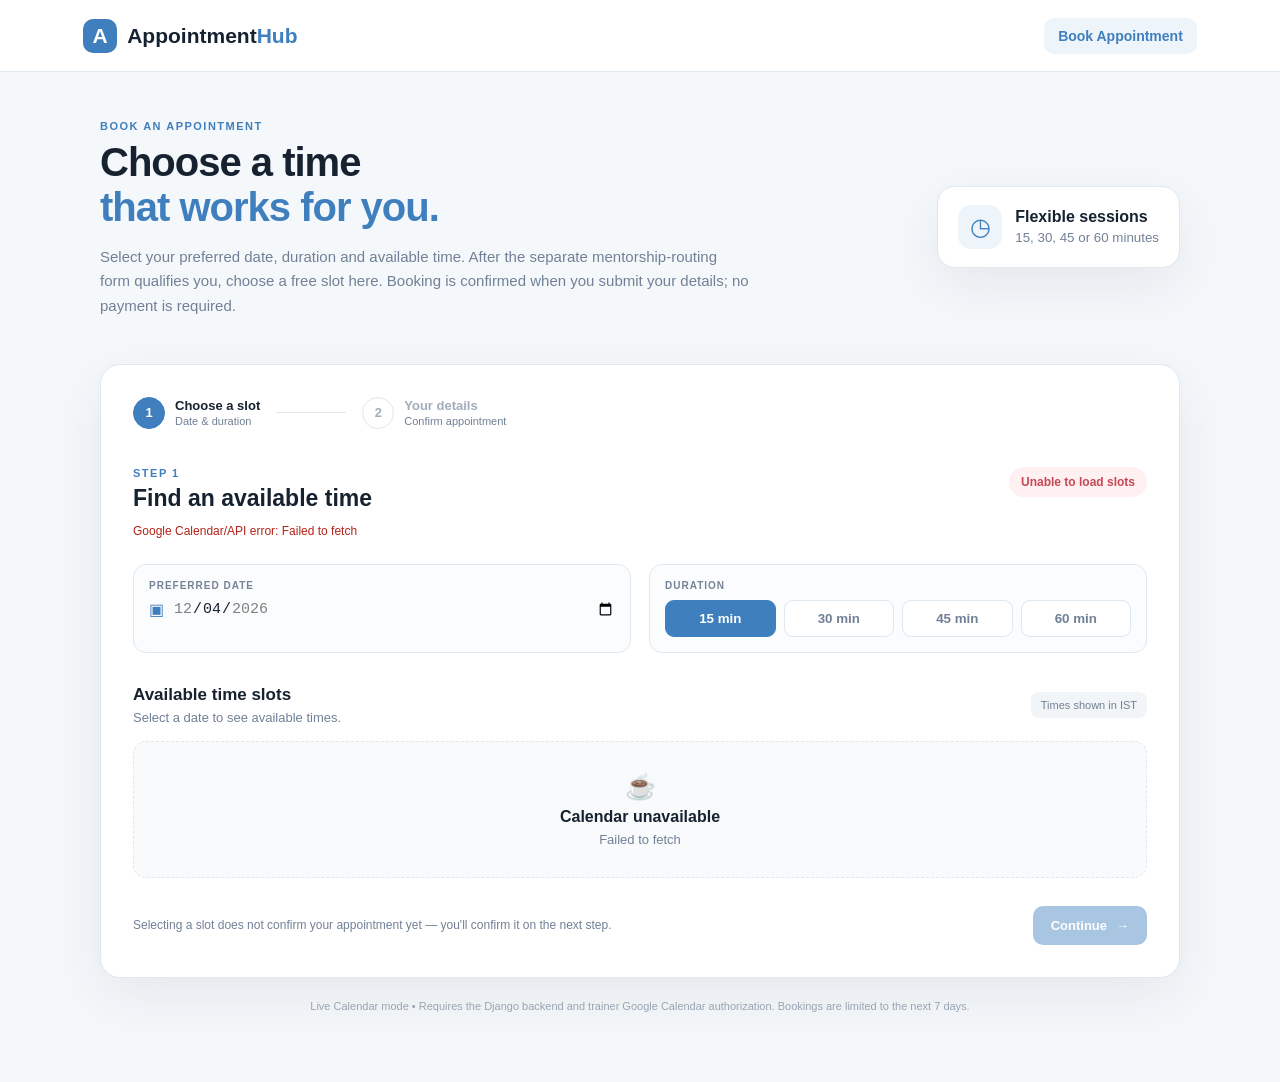
<file: index.html>
<!doctype html><html lang="en"><head><meta charset="UTF-8"><meta name="viewport" content="width=device-width,initial-scale=1"><title>AppointmentHub | Book an Appointment</title><link rel="stylesheet" href="style.css"></head><body>
<header class="navbar"><a class="brand" href="index.html"><span class="brand-mark">A</span><span>Appointment<span class="brand-accent">Hub</span></span></a><nav><a class="nav-link active" href="index.html">Book Appointment</a></nav></header>
<main class="page"><section class="hero"><div><div class="eyebrow">BOOK AN APPOINTMENT</div><h1>Choose a time<br><span>that works for you.</span></h1><p class="hero-copy">Select your preferred date, duration and available time. After the separate mentorship-routing form qualifies you, choose a free slot here. Booking is confirmed when you submit your details; no payment is required.</p></div><div class="hero-card"><div class="hero-icon">◷</div><div><strong>Flexible sessions</strong><small>15, 30, 45 or 60 minutes</small></div></div></section>
<section class="booking-card"><div class="progress"><div class="progress-step active"><span>1</span><div><b>Choose a slot</b><small>Date & duration</small></div></div><div class="progress-line"></div><div class="progress-step"><span>2</span><div><b>Your details</b><small>Confirm appointment</small></div></div></div>
<div class="section-head"><div><div class="section-kicker">STEP 1</div><h2>Find an available time</h2></div><div id="liveStatus" class="live-status"></div></div><p id="calendarApiStatus" class="muted" role="status">Checking live Google Calendar connection…</p>
<div class="selection-grid"><div class="field-card"><label for="date">PREFERRED DATE</label><div class="input-wrap"><span>▣</span><input id="date" type="date"></div></div><div class="field-card"><label>DURATION</label><div class="duration-group" id="durationGroup"></div></div></div>
<div class="slots-head"><div><h3 id="slotTitle">Available time slots</h3><p id="slotSubtitle">Select a date to see available times.</p></div><span class="timezone">Times shown in IST</span></div><div id="slots" class="slot-grid"></div><div id="noSlots" class="empty-state hidden"><div>☕</div><b>No slots available</b><p></p></div>
<div class="card-footer"><p class="privacy-note">Selecting a slot does not confirm your appointment yet — you'll confirm it on the next step.</p><button id="continueBtn" class="primary-btn" disabled>Continue <span>→</span></button></div></section><p class="prototype-note">Live Calendar mode • Requires the Django backend and trainer Google Calendar authorization. Bookings are limited to the next 7 days.</p></main>
<script src="shared.js"></script><script src="booking.js"></script></body></html>
</file>
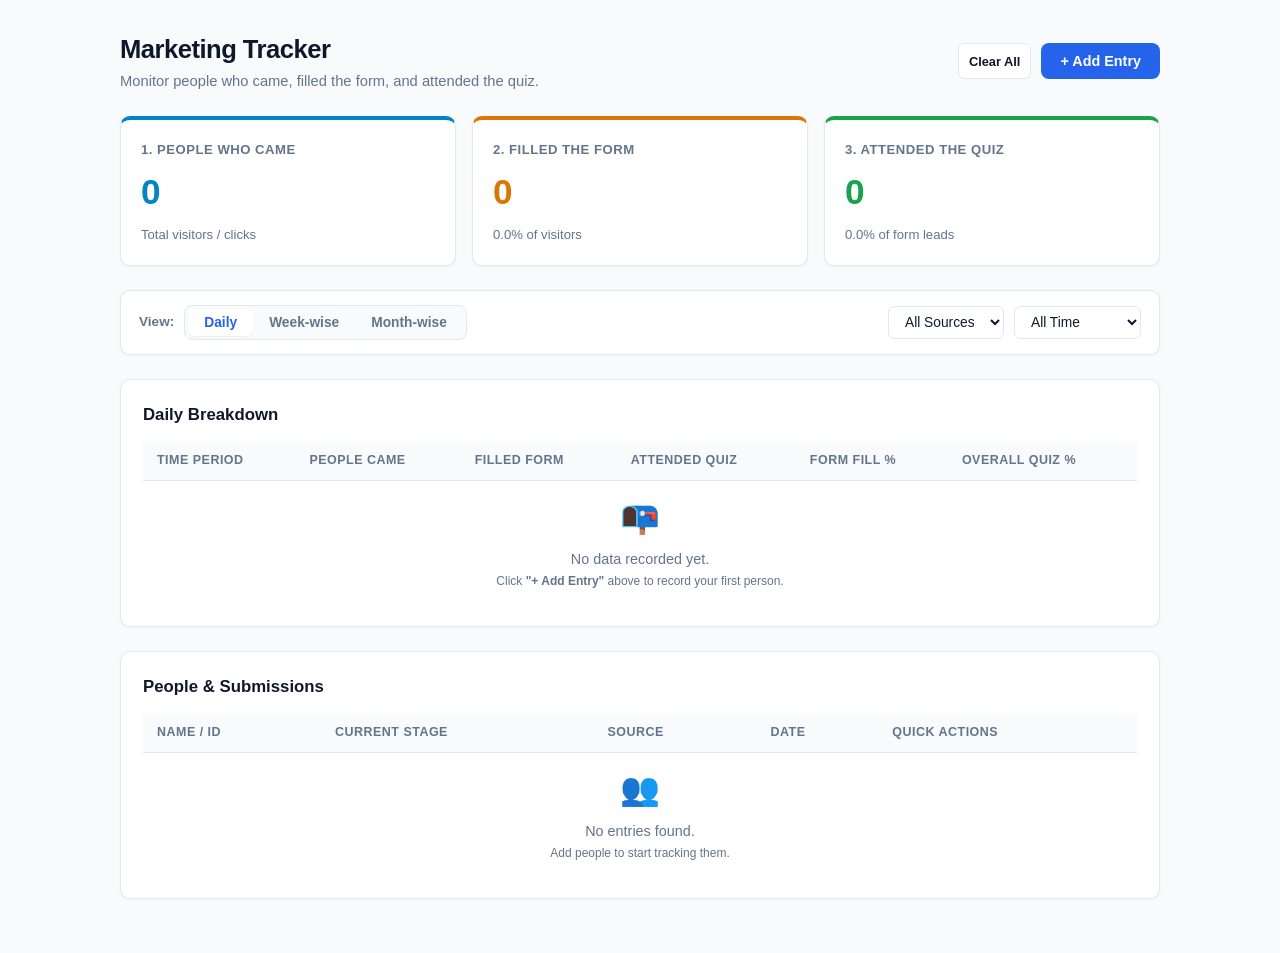
<file: _backup_original/index.html>
<!DOCTYPE html>
<html lang="en">
<head>
  <meta charset="UTF-8">
  <meta name="viewport" content="width=device-width, initial-scale=1.0">
  <title>Marketing Tracker | Visitor, Form & Quiz Analytics</title>
  <link rel="stylesheet" href="style.css">
</head>
<body>

  <div class="container">

    <!-- Header -->
    <header class="header">
      <div>
        <h1>Marketing Tracker</h1>
        <p>Monitor people who came, filled the form, and attended the quiz.</p>
      </div>
      <div class="header-actions">
        <button type="button" class="btn btn-outline btn-sm" onclick="clearAllEntries()">
          Clear All
        </button>
        <button type="button" class="btn btn-primary" onclick="openModal()">
          + Add Entry
        </button>
      </div>
    </header>

    <!-- 3 Big Metric Cards -->
    <div class="metrics-grid">
      <div class="metric-card came">
        <div class="metric-label">1. People Who Came</div>
        <div class="metric-value" id="countCame">0</div>
        <div class="metric-sub">Total visitors / clicks</div>
      </div>

      <div class="metric-card form">
        <div class="metric-label">2. Filled The Form</div>
        <div class="metric-value" id="countForm">0</div>
        <div class="metric-sub" id="subFormPct">0% of visitors</div>
      </div>

      <div class="metric-card quiz">
        <div class="metric-label">3. Attended The Quiz</div>
        <div class="metric-value" id="countQuiz">0</div>
        <div class="metric-sub" id="subQuizPct">0% of form leads</div>
      </div>
    </div>

    <!-- Filter & Controls Bar -->
    <div class="controls-bar">
      <!-- Daily / Weekly / Monthly Switcher -->
      <div class="control-group">
        <span style="font-size:0.85rem; font-weight:700; color:var(--text-muted);">View:</span>
        <div class="toggle-group">
          <button type="button" class="toggle-btn active" data-mode="daily">Daily</button>
          <button type="button" class="toggle-btn" data-mode="weekly">Week-wise</button>
          <button type="button" class="toggle-btn" data-mode="monthly">Month-wise</button>
        </div>
      </div>

      <!-- Dropdown Filters -->
      <div class="control-group">
        <select id="filterSource" class="filter-input" title="Filter by Platform / Source">
          <option value="all">All Sources</option>
          <option value="Instagram">Instagram</option>
          <option value="WhatsApp">WhatsApp</option>
          <option value="LinkedIn">LinkedIn</option>
          <option value="Facebook">Facebook</option>
          <option value="Email">Email</option>
          <option value="Direct">Direct</option>
        </select>

        <select id="filterDateRange" class="filter-input" title="Filter by Date Range">
          <option value="all">All Time</option>
          <option value="today">Today</option>
          <option value="7days">Last 7 Days</option>
          <option value="30days">Last 30 Days</option>
        </select>
      </div>
    </div>

    <!-- Section 1: Time Breakdown Table -->
    <div class="section-card">
      <div class="section-title">
        <span id="breakdownTitle">Daily Breakdown</span>
      </div>
      <table class="simple-table">
        <thead>
          <tr>
            <th>Time Period</th>
            <th>People Came</th>
            <th>Filled Form</th>
            <th>Attended Quiz</th>
            <th>Form Fill %</th>
            <th>Overall Quiz %</th>
          </tr>
        </thead>
        <tbody id="breakdownTableBody">
          <!-- Rendered via app.js -->
        </tbody>
      </table>
    </div>

    <!-- Section 2: Individual Entries List -->
    <div class="section-card">
      <div class="section-title">
        <span>People & Submissions</span>
      </div>
      <table class="simple-table">
        <thead>
          <tr>
            <th>Name / ID</th>
            <th>Current Stage</th>
            <th>Source</th>
            <th>Date</th>
            <th>Quick Actions</th>
          </tr>
        </thead>
        <tbody id="entriesTableBody">
          <!-- Rendered via app.js -->
        </tbody>
      </table>
    </div>

  </div>

  <!-- Add Entry Modal Popup -->
  <div class="modal-overlay" id="entryModal">
    <div class="modal-box">
      <div class="modal-header">
        <h3>Record Person / Entry</h3>
        <button type="button" class="close-btn" onclick="closeModal()">&times;</button>
      </div>

      <form id="addEntryForm">
        <div class="form-group">
          <label for="entryName">Person Name (Optional)</label>
          <input type="text" id="entryName" placeholder="e.g. John Doe (or leave blank)">
        </div>

        <div class="form-group">
          <label for="entryStage">Stage Status</label>
          <select id="entryStage">
            <option value="came">1. Came (Visited only)</option>
            <option value="form_filled">2. Filled the Form</option>
            <option value="quiz_attended">3. Attended the Quiz</option>
          </select>
        </div>

        <div class="form-group">
          <label for="entrySource">Source / Platform</label>
          <select id="entrySource">
            <option value="Instagram">Instagram</option>
            <option value="WhatsApp">WhatsApp</option>
            <option value="LinkedIn">LinkedIn</option>
            <option value="Facebook">Facebook</option>
            <option value="Email">Email</option>
            <option value="Direct">Direct</option>
          </select>
        </div>

        <div class="form-group">
          <label for="entryDate">Date</label>
          <input type="date" id="entryDate">
        </div>

        <div style="display:flex; justify-content:flex-end; gap:10px; margin-top:18px;">
          <button type="button" class="btn btn-outline" onclick="closeModal()">Cancel</button>
          <button type="submit" class="btn btn-primary">Save Entry</button>
        </div>
      </form>
    </div>
  </div>

  <script src="app.js"></script>
</body>
</html>
</file>
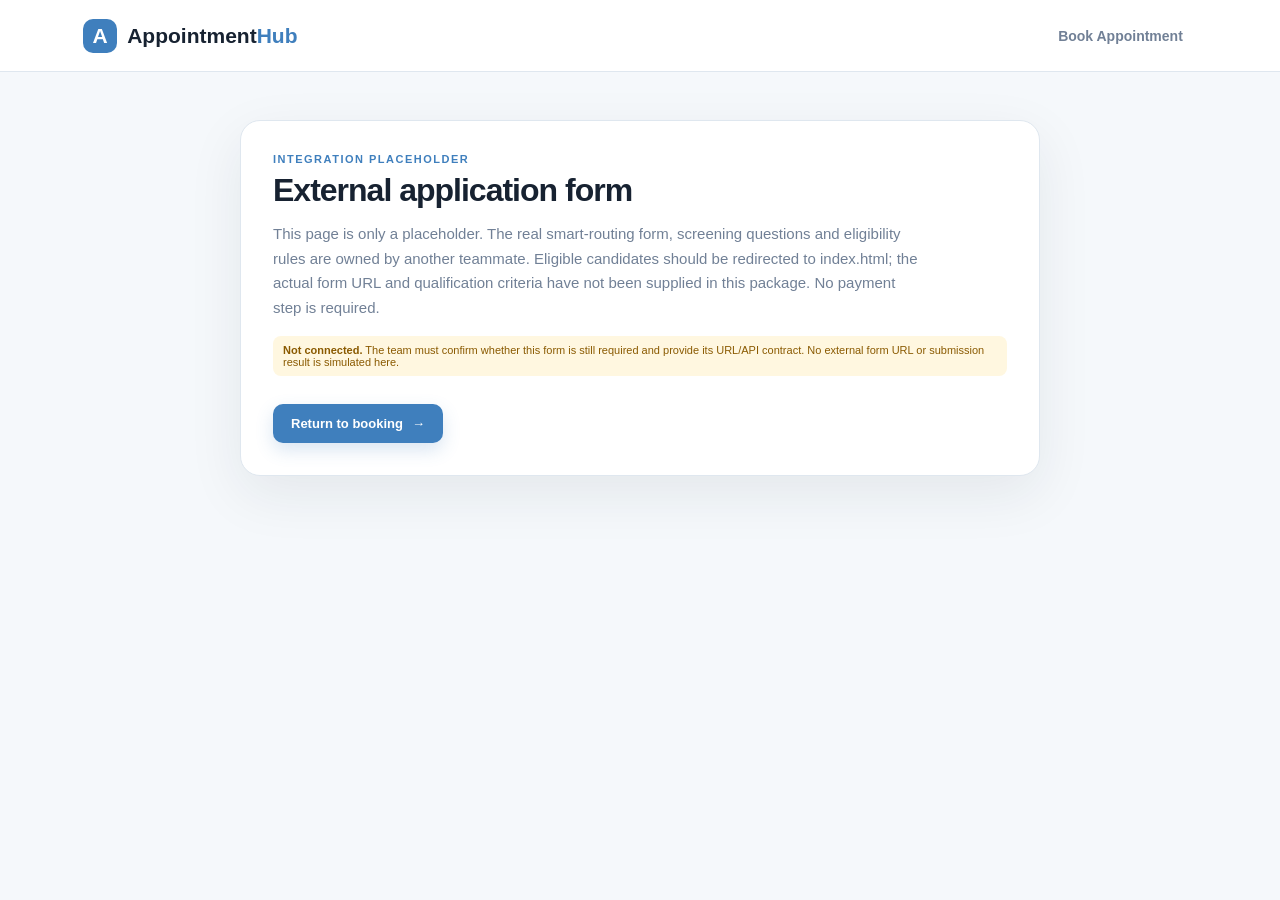
<file: application.html>
<!doctype html>
<html lang="en">
<head>
  <meta charset="UTF-8"><meta name="viewport" content="width=device-width,initial-scale=1">
  <title>AppointmentHub | External Form Placeholder</title><link rel="stylesheet" href="style.css">
</head>
<body>
<header class="navbar"><a class="brand" href="index.html"><span class="brand-mark">A</span><span>Appointment<span class="brand-accent">Hub</span></span></a><nav><a class="nav-link" href="index.html">Book Appointment</a></nav></header>
<main class="page narrow-page"><section class="booking-card">
  <div class="section-kicker">INTEGRATION PLACEHOLDER</div>
  <h1 class="page-title">External application form</h1>
  <p class="hero-copy compact">This page is only a placeholder. The real smart-routing form, screening questions and eligibility rules are owned by another teammate. Eligible candidates should be redirected to index.html; the actual form URL and qualification criteria have not been supplied in this package. No payment step is required.</p>
  <div class="demo-tag"><b>Not connected.</b> The team must confirm whether this form is still required and provide its URL/API contract. No external form URL or submission result is simulated here.</div>
  <div class="form-actions"><a class="primary-btn" href="index.html">Return to booking <span>→</span></a></div>
</section></main>
</body></html>
</file>
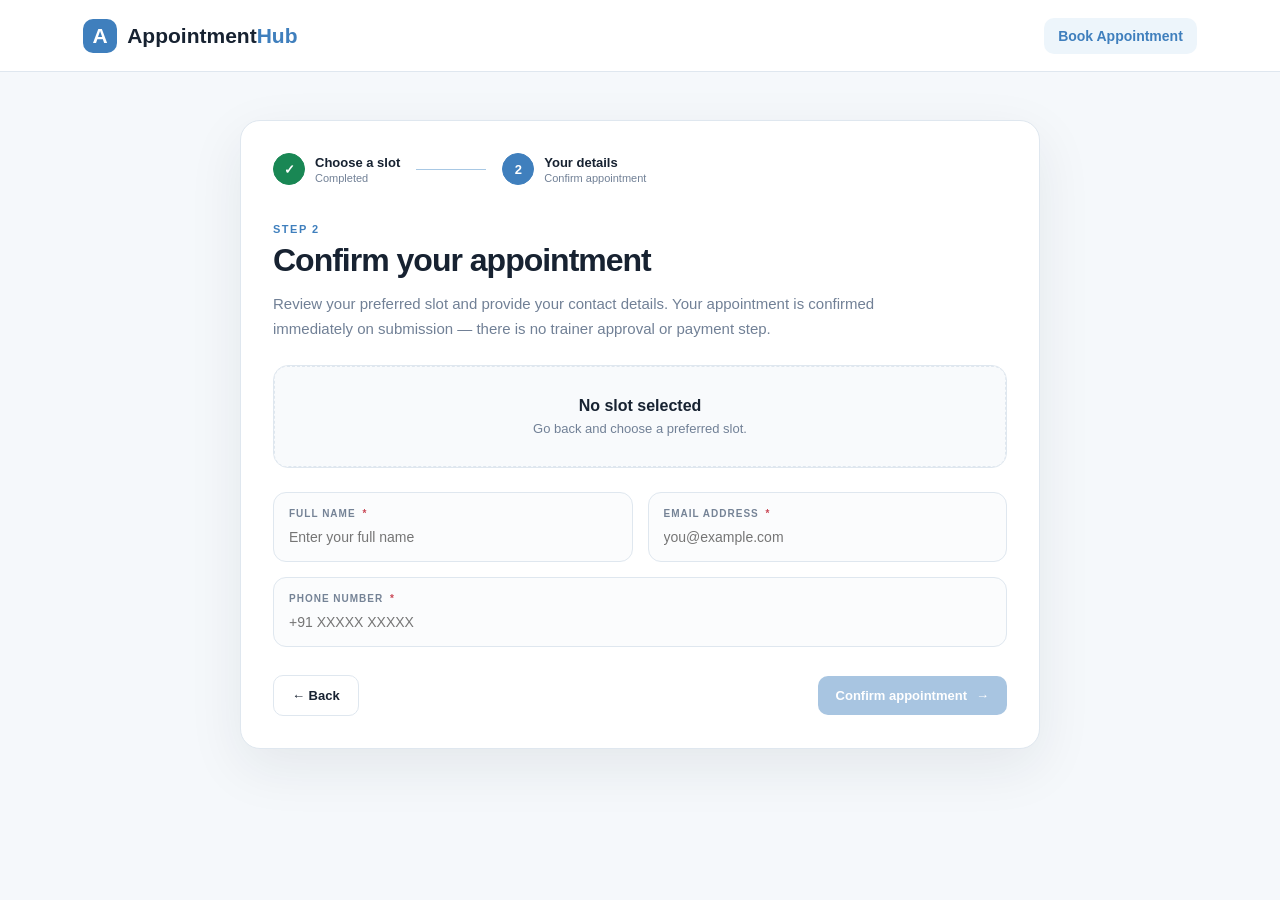
<file: details.html>
<!doctype html><html lang="en"><head><meta charset="UTF-8"><meta name="viewport" content="width=device-width,initial-scale=1"><title>AppointmentHub | Confirm Appointment</title><link rel="stylesheet" href="style.css"></head><body><header class="navbar"><a class="brand" href="index.html"><span class="brand-mark">A</span><span>Appointment<span class="brand-accent">Hub</span></span></a><nav><a class="nav-link active" href="index.html">Book Appointment</a></nav></header><main class="page narrow-page"><section class="booking-card"><div class="progress"><div class="progress-step done"><span>✓</span><div><b>Choose a slot</b><small>Completed</small></div></div><div class="progress-line active-line"></div><div class="progress-step active"><span>2</span><div><b>Your details</b><small>Confirm appointment</small></div></div></div><div class="section-kicker">STEP 2</div><h1 class="page-title">Confirm your appointment</h1><p class="hero-copy compact">Review your preferred slot and provide your contact details. Your appointment is confirmed immediately on submission — there is no trainer approval or payment step.</p><div id="summary" class="appointment-summary"></div><div class="details-form"><div class="field-card"><label for="name">FULL NAME <span class="required-mark">*</span></label><input id="name" required placeholder="Enter your full name"></div><div class="field-card"><label for="email">EMAIL ADDRESS <span class="required-mark">*</span></label><input id="email" type="email" required placeholder="you@example.com"></div><div class="field-card full"><label for="phone">PHONE NUMBER <span class="required-mark">*</span></label><input id="phone" type="tel" required placeholder="+91 XXXXX XXXXX"></div></div><p id="formError" class="form-error hidden"></p><div class="form-actions"><a class="secondary-btn" href="index.html">← Back</a><button id="confirmBtn" class="primary-btn">Confirm appointment <span>→</span></button></div></section></main><script src="shared.js"></script><script src="details.js"></script></body></html>
</file>
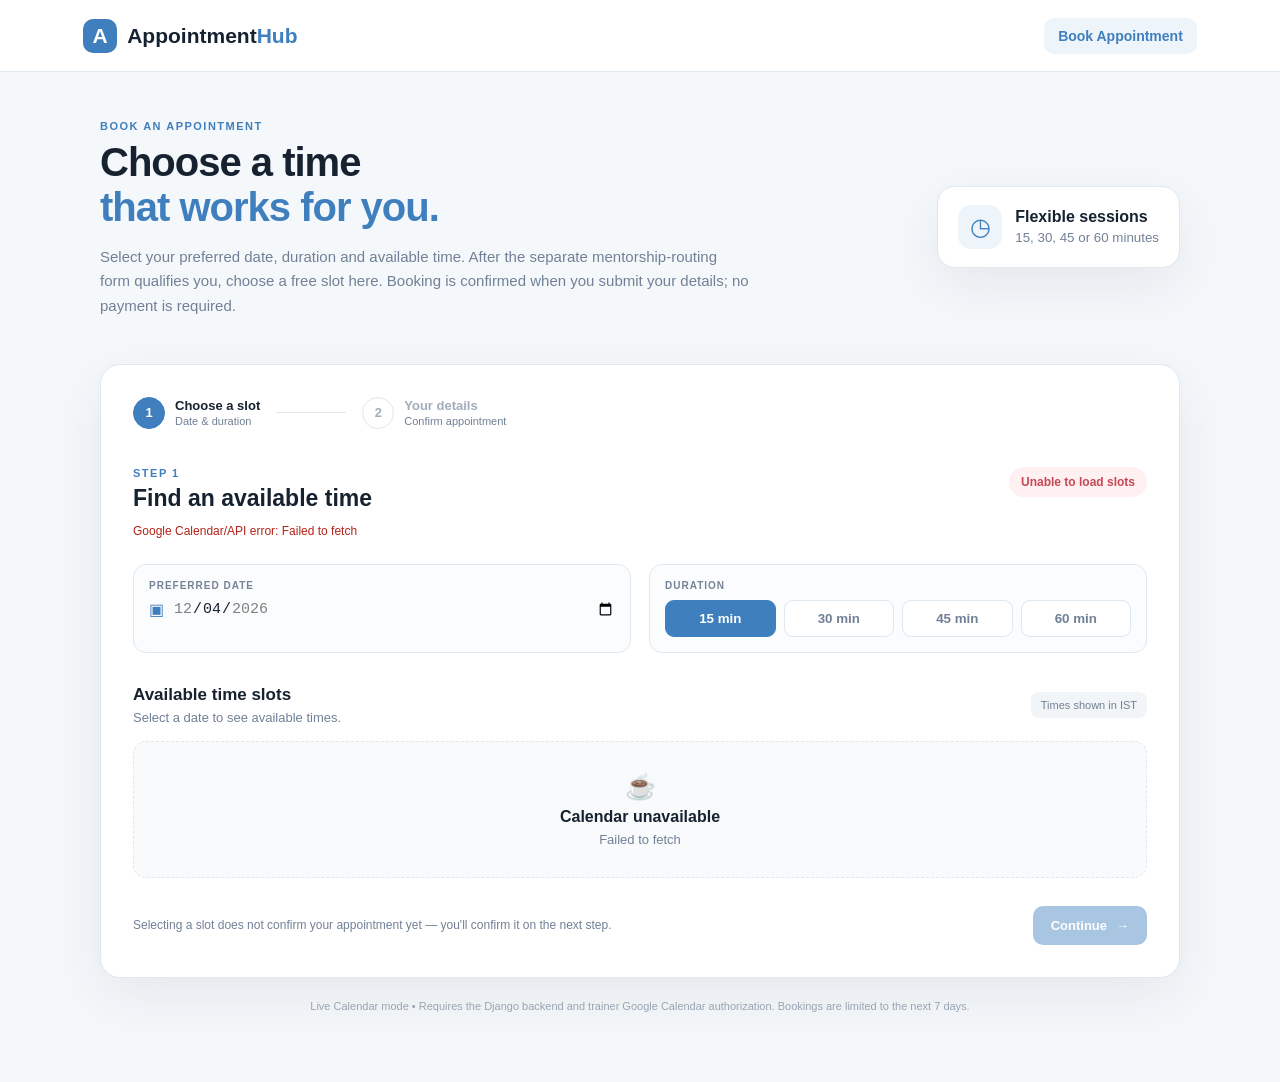
<file: portal.html>
<!DOCTYPE html>
<html lang="en">
<head>
  <meta charset="UTF-8">
  <title>Marketing Portal</title>
  <!-- Opens the Marketing Portal (member view) of the tracker in this same folder -->
  <meta http-equiv="refresh" content="0; url=index.html#portal">
  <script>location.replace('index.html#portal');</script>
</head>
<body>
  <p>Opening the Marketing Portal… <a href="index.html#portal">Click here if it doesn't open.</a></p>
</body>
</html>
</file>
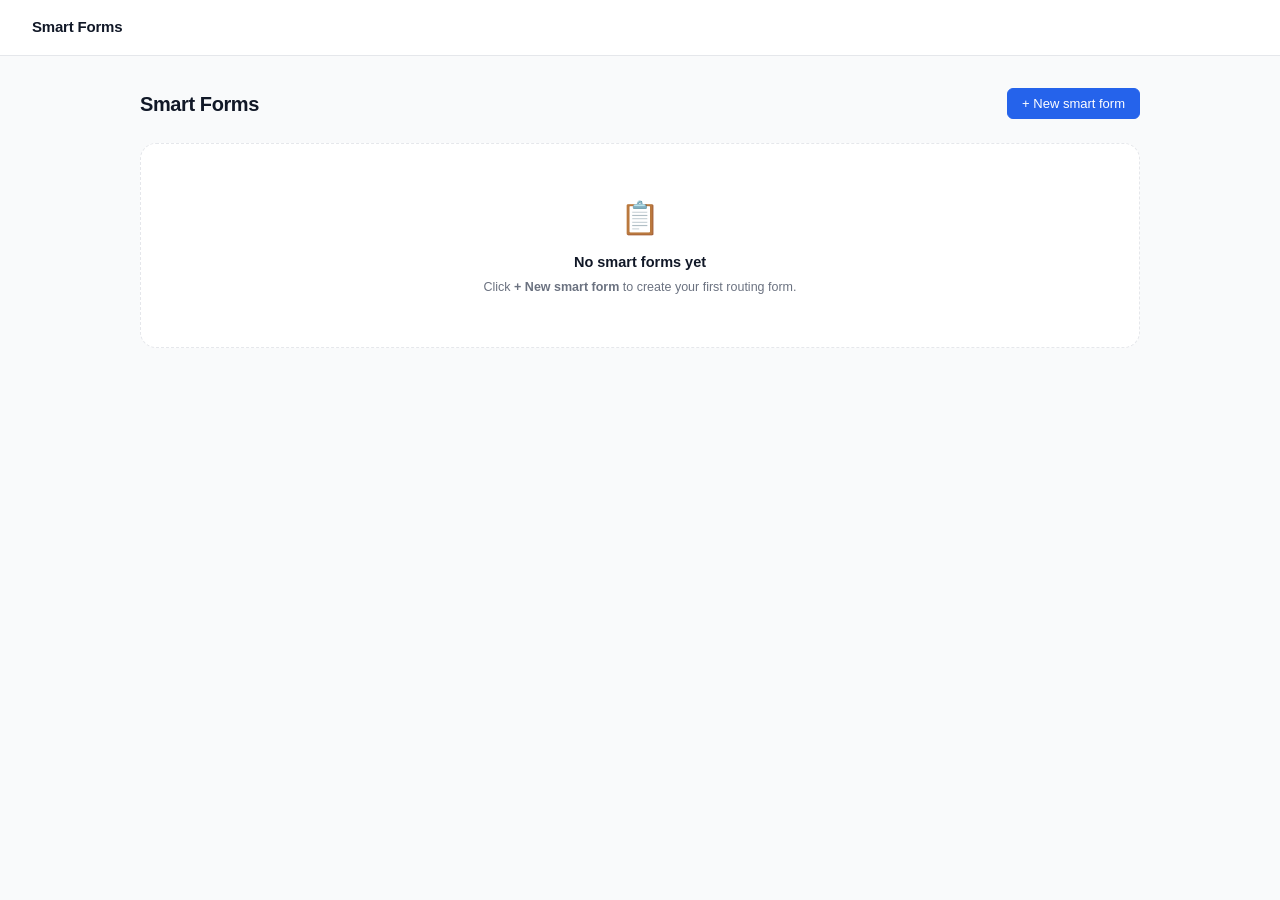
<file: smartform_prototype.html>
<!DOCTYPE html>
<html lang="en">
<head>
  <meta charset="UTF-8">
  <meta name="viewport" content="width=device-width, initial-scale=1.0">
  <title>Smart Forms Studio</title>
  <style>
    :root {
      --bg: #f9fafb;
      --surface: #ffffff;
      --surface-subtle: #f3f4f6;
      --border: #e5e7eb;
      --border-dark: #d1d5db;
      --text: #111827;
      --text-muted: #6b7280;
      --primary: #1f2937;
      --accent-blue: #2563eb;
      --accent-blue-hover: #1d4ed8;
      --danger: #dc2626;
      --danger-bg: #fef2f2;
      --radius: 6px;
      --shadow-sm: 0 1px 2px 0 rgba(0, 0, 0, 0.05);
      --shadow-md: 0 4px 6px -1px rgba(0, 0, 0, 0.08), 0 2px 4px -1px rgba(0, 0, 0, 0.04);
      --font: -apple-system, BlinkMacSystemFont, "Segoe UI", Roboto, Helvetica, Arial, sans-serif;
    }

    * {
      box-sizing: border-box;
      margin: 0;
      padding: 0;
    }

    body {
      background-color: var(--bg);
      color: var(--text);
      font-family: var(--font);
      font-size: 13.5px;
      line-height: 1.5;
      -webkit-font-smoothing: antialiased;
    }

    header {
      background: var(--surface);
      border-bottom: 1px solid var(--border);
      height: 56px;
      padding: 0 32px;
      display: flex;
      align-items: center;
      justify-content: space-between;
    }

    .brand-title {
      font-size: 15px;
      font-weight: 600;
      letter-spacing: -0.2px;
      display: flex;
      align-items: center;
      gap: 8px;
    }

    main {
      max-width: 1040px;
      margin: 32px auto;
      padding: 0 20px;
    }

    .view-section {
      display: none;
    }

    .view-section.active {
      display: block;
    }

    .page-header {
      display: flex;
      align-items: center;
      justify-content: space-between;
      margin-bottom: 24px;
    }

    .page-title {
      font-size: 20px;
      font-weight: 600;
      letter-spacing: -0.4px;
    }

    .btn {
      display: inline-flex;
      align-items: center;
      justify-content: center;
      gap: 6px;
      font-size: 13px;
      font-weight: 500;
      padding: 7px 14px;
      border-radius: var(--radius);
      border: 1px solid transparent;
      cursor: pointer;
      transition: all 0.15s ease;
      background: transparent;
      color: var(--text);
    }

    .btn-primary {
      background: var(--accent-blue);
      color: #ffffff;
      border-color: var(--accent-blue);
    }

    .btn-primary:hover {
      background: var(--accent-blue-hover);
    }

    .btn-secondary {
      background: var(--surface);
      border-color: var(--border-dark);
      color: var(--text);
    }

    .btn-secondary:hover {
      background: var(--surface-subtle);
    }

    .btn-sm {
      padding: 4px 10px;
      font-size: 12px;
      border-radius: 4px;
    }

    /* Dashboard Squares with Bent Corners */
    .forms-grid {
      display: grid;
      grid-template-columns: repeat(auto-fill, minmax(230px, 1fr));
      gap: 20px;
    }

    .form-square-card {
      background: var(--surface);
      border: 1px solid var(--border);
      border-radius: 16px;
      padding: 22px 20px;
      min-height: 210px;
      display: flex;
      flex-direction: column;
      justify-content: space-between;
      cursor: pointer;
      transition: all 0.2s ease;
      position: relative;
      box-shadow: var(--shadow-sm);
    }

    .form-square-card:hover {
      border-color: var(--accent-blue);
      box-shadow: var(--shadow-md);
      transform: translateY(-2px);
    }

    .badge {
      display: inline-block;
      padding: 2px 7px;
      border-radius: 4px;
      font-size: 11px;
      font-weight: 500;
      background: var(--surface-subtle);
      color: var(--text-muted);
      border: 1px solid var(--border);
    }

    .badge-published {
      background: #f0fdf4;
      color: #166534;
      border-color: #bbf7d0;
    }

    .action-cell {
      display: flex;
      align-items: center;
      justify-content: flex-end;
      gap: 8px;
      position: relative;
    }

    .icon-btn {
      width: 28px;
      height: 28px;
      display: inline-flex;
      align-items: center;
      justify-content: center;
      border-radius: 4px;
      border: 1px solid var(--border);
      background: var(--surface);
      cursor: pointer;
      color: var(--text-muted);
      font-weight: 700;
      font-size: 14px;
      line-height: 1;
    }

    .icon-btn:hover {
      background: var(--surface-subtle);
      color: var(--text);
    }

    .menu-popover {
      position: absolute;
      top: 34px;
      right: 0;
      background: var(--surface);
      border: 1px solid var(--border);
      border-radius: 6px;
      box-shadow: var(--shadow-md);
      width: 160px;
      z-index: 100;
      display: none;
      flex-direction: column;
      padding: 4px 0;
    }

    .menu-popover.open {
      display: flex;
    }

    .menu-item {
      padding: 8px 14px;
      font-size: 13px;
      color: var(--text);
      background: transparent;
      border: none;
      text-align: left;
      cursor: pointer;
      width: 100%;
      border-radius: 4px;
      display: flex;
      align-items: center;
      gap: 8px;
    }

    .menu-item:hover {
      background: var(--surface-subtle);
    }

    .menu-item.danger-item {
      color: var(--danger);
    }

    .menu-item.danger-item:hover {
      background: var(--danger-bg);
    }

    /* Builder Navigation */
    .builder-nav-bar {
      display: flex;
      align-items: center;
      justify-content: space-between;
      border-bottom: 1px solid var(--border);
      padding-bottom: 16px;
      margin-bottom: 24px;
    }

    .builder-tabs {
      display: flex;
      gap: 28px;
      border-bottom: 1px solid var(--border);
      margin-bottom: 20px;
    }

    .builder-tab {
      padding-bottom: 10px;
      font-size: 13.5px;
      font-weight: 500;
      color: var(--text-muted);
      cursor: pointer;
      border-bottom: 2px solid transparent;
      margin-bottom: -1px;
    }

    .builder-tab.active {
      color: var(--text);
      border-bottom-color: var(--accent-blue);
      font-weight: 600;
    }

    .builder-panel {
      display: none;
    }

    .builder-panel.active {
      display: block;
    }

    .card {
      background: var(--surface);
      border: 1px solid var(--border);
      border-radius: 8px;
      box-shadow: var(--shadow-sm);
      margin-bottom: 18px;
      overflow: hidden;
    }

    .card-head {
      padding: 14px 18px;
      border-bottom: 1px solid var(--border);
      display: flex;
      justify-content: space-between;
      align-items: center;
    }

    .card-content {
      padding: 18px;
    }

    /* Toggle Switch */
    .switch-wrapper {
      display: flex;
      align-items: center;
      gap: 10px;
    }

    .switch {
      position: relative;
      display: inline-block;
      width: 36px;
      height: 20px;
    }

    .switch input {
      opacity: 0;
      width: 0;
      height: 0;
    }

    .slider {
      position: absolute;
      cursor: pointer;
      top: 0; left: 0; right: 0; bottom: 0;
      background-color: #cbd5e1;
      transition: .2s;
      border-radius: 20px;
    }

    .slider:before {
      position: absolute;
      content: "";
      height: 14px;
      width: 14px;
      left: 3px;
      bottom: 3px;
      background-color: white;
      transition: .2s;
      border-radius: 50%;
    }

    input:checked + .slider {
      background-color: var(--accent-blue);
    }

    input:checked + .slider:before {
      transform: translateX(16px);
    }

    /* Question Row */
    .question-row {
      padding: 14px 16px;
      border: 1px solid var(--border);
      border-radius: var(--radius);
      background: var(--surface);
      margin-bottom: 10px;
    }

    .field-tag {
      font-size: 11px;
      text-transform: uppercase;
      font-weight: 600;
      color: var(--text-muted);
      display: inline-block;
      margin-bottom: 3px;
    }

    /* Options List in Modal */
    .options-list {
      display: flex;
      flex-direction: column;
      gap: 8px;
      margin: 8px 0 12px 0;
    }

    .option-item {
      display: flex;
      gap: 6px;
      align-items: center;
    }

    /* Form Fields */
    label {
      display: block;
      font-size: 12.5px;
      font-weight: 500;
      margin-bottom: 6px;
      color: var(--text);
    }

    input[type="text"], input[type="email"], input[type="tel"], select, textarea {
      width: 100%;
      padding: 8px 11px;
      font-size: 13px;
      border: 1px solid var(--border-dark);
      border-radius: var(--radius);
      background: #fff;
      color: var(--text);
      outline: none;
      font-family: inherit;
    }

    input:focus, select:focus, textarea:focus {
      border-color: var(--accent-blue);
      box-shadow: 0 0 0 1px var(--accent-blue);
    }

    .form-group {
      margin-bottom: 16px;
    }

    /* Routing Overview & Builder Styles */
    .route-item-card {
      border-bottom: 1px solid var(--border);
      padding: 18px 20px;
      display: flex;
      gap: 16px;
      align-items: flex-start;
      position: relative;
    }

    .route-item-card:last-child {
      border-bottom: none;
    }

    .route-num {
      font-weight: 600;
      font-size: 13px;
      color: var(--text);
      min-width: 14px;
    }

    .route-grip {
      color: var(--text-muted);
      cursor: grab;
      font-size: 16px;
      line-height: 1;
      user-select: none;
    }

    .route-destination-badge {
      display: inline-flex;
      align-items: center;
      justify-content: space-between;
      border: 1px solid var(--border);
      border-left: 3.5px solid #8b5cf6;
      border-radius: 6px;
      padding: 12px 14px;
      background: #ffffff;
      margin-top: 10px;
      width: 100%;
      max-width: 380px;
    }

    .avatar-circle {
      width: 24px;
      height: 24px;
      border-radius: 50%;
      background: #e0e7ff;
      color: #3730a3;
      display: flex;
      align-items: center;
      justify-content: center;
      font-size: 11px;
      font-weight: 600;
      flex-shrink: 0;
    }

    /* Centered Flow Timeline & Light Red Badges */
    .logic-container-view {
      position: relative;
      padding-left: 0;
      padding-bottom: 30px;
      max-width: 820px;
      margin: 0 auto;
    }

    .logic-rail {
      display: none;
    }

    .logic-branch-node {
      position: relative;
      margin-bottom: 20px;
      display: flex;
      flex-direction: column;
      align-items: center;
    }

    .logic-branch-node .logic-box {
      width: 100%;
    }

    .logic-branch-node::before {
      content: '';
      display: block;
      width: 2px;
      height: 18px;
      background: #fecaca;
      margin-bottom: 8px;
    }

    .logic-branch-node:first-child::before {
      display: none;
    }

    .rail-badge {
      position: static;
      margin: 0 auto 10px auto;
      width: fit-content;
      min-width: 52px;
      height: 24px;
      padding: 0 14px;
      display: inline-flex;
      align-items: center;
      justify-content: center;
      background: #fef2f2;
      border: 1px solid #fca5a5;
      color: #ef4444;
      font-size: 11px;
      font-weight: 700;
      border-radius: 12px;
      letter-spacing: 0.5px;
      text-transform: uppercase;
      box-shadow: 0 1px 2px rgba(239, 68, 68, 0.08);
    }

    .rail-badge-lg {
      min-width: 68px;
    }

    .logic-box {
      background: #ffffff;
      border: 1px solid var(--border);
      border-radius: 8px;
      box-shadow: var(--shadow-sm);
      overflow: hidden;
    }

    .logic-box-head {
      padding: 14px 18px;
      display: flex;
      align-items: center;
      justify-content: space-between;
    }

    .logic-box-title {
      font-size: 13.5px;
      font-weight: 600;
      color: var(--text);
    }

    .logic-box-body {
      padding: 0 18px 18px 18px;
    }

    .logic-row {
      display: flex;
      align-items: center;
      gap: 10px;
      margin-top: 10px;
    }

    .operator-select {
      max-width: 170px;
    }

    .value-select {
      flex: 1;
    }

    .or-badge {
      min-width: 48px;
      height: 32px;
      display: inline-flex;
      align-items: center;
      justify-content: center;
      border: 1px solid #fecaca;
      background: #fef2f2;
      color: #ef4444;
      font-size: 10.5px;
      font-weight: 700;
      border-radius: 4px;
    }

    .btn-pill-action {
      background: #ffffff;
      border: 1px solid var(--border-dark);
      padding: 5px 12px;
      border-radius: 16px;
      font-size: 12px;
      font-weight: 500;
      cursor: pointer;
      display: inline-flex;
      align-items: center;
      gap: 4px;
      color: var(--text);
    }

    .btn-pill-action:hover {
      background: var(--surface-subtle);
    }

    .trash-btn {
      background: transparent;
      border: none;
      cursor: pointer;
      color: var(--text-muted);
      padding: 6px;
      font-size: 14px;
      display: inline-flex;
      align-items: center;
      justify-content: center;
    }

    .trash-btn:hover {
      color: var(--danger);
    }

    .info-circle {
      color: var(--text-muted);
      font-size: 14px;
      cursor: pointer;
    }

    .add-question-wrapper {
      display: flex;
      flex-direction: column;
      align-items: center;
      margin: 10px 0 20px 0;
    }

    .add-question-wrapper::before,
    .add-question-wrapper::after {
      content: '';
      display: block;
      width: 2px;
      height: 16px;
      background: #fecaca;
    }

    .btn-add-question-rail {
      background: #ffffff;
      border: 1px solid #fca5a5;
      color: #dc2626;
      padding: 7px 18px;
      border-radius: 20px;
      font-size: 12.5px;
      font-weight: 500;
      cursor: pointer;
      display: inline-flex;
      align-items: center;
      gap: 6px;
      margin: 6px 0;
    }

    .btn-add-question-rail:hover {
      background: #fef2f2;
    }

    .logic-footer-actions {
      display: flex;
      justify-content: space-between;
      align-items: center;
      margin-top: 30px;
      padding-top: 16px;
    }

    /* Modals */
    .modal-overlay {
      position: fixed;
      top: 0; left: 0; right: 0; bottom: 0;
      background: rgba(0, 0, 0, 0.4);
      display: none;
      align-items: center;
      justify-content: center;
      z-index: 200;
    }

    .modal-overlay.active {
      display: flex;
    }

    .modal {
      background: var(--surface);
      width: 100%;
      max-width: 580px;
      border-radius: 8px;
      border: 1px solid var(--border);
      box-shadow: var(--shadow-md);
      overflow: hidden;
    }

    .modal-header {
      padding: 16px 20px;
      border-bottom: 1px solid var(--border);
      display: flex;
      align-items: center;
      justify-content: space-between;
    }

    .modal-title {
      font-size: 15px;
      font-weight: 600;
    }

    .modal-body {
      padding: 24px;
    }

    .modal-footer {
      padding: 12px 20px;
      border-top: 1px solid var(--border);
      background: var(--surface-subtle);
      display: flex;
      justify-content: flex-end;
      gap: 8px;
    }

    .creation-choice-card {
      border: 1px solid var(--border);
      border-radius: var(--radius);
      padding: 18px 16px;
      text-align: center;
      cursor: pointer;
      transition: all 0.15s ease;
      background: var(--surface);
    }

    .creation-choice-card:hover {
      border-color: var(--accent-blue);
      background: var(--surface-subtle);
    }

    .toast {
      position: fixed;
      bottom: 24px;
      right: 24px;
      background: #111827;
      color: #fff;
      padding: 10px 18px;
      border-radius: 6px;
      font-size: 13px;
      display: none;
      z-index: 9999;
    }
  </style>
</head>
<body>

  <header>
    <div class="brand-title">
      <span>Smart Forms</span>
    </div>
  </header>

  <main>
    <!-- ==========================================
         VIEW 1: FRONT PAGE (SQUARES WITH BENT CORNERS)
         ========================================== -->
    <section id="view-dashboard" class="view-section active">
      <div class="page-header">
        <h1 class="page-title">Smart Forms</h1>
        <button class="btn btn-primary" onclick="openCreateFormModal()">+ New smart form</button>
      </div>

      <div class="forms-grid" id="forms-grid">
        <!-- Rendered dynamically -->
      </div>
    </section>

    <!-- ==========================================
         VIEW 2: FORM BUILDER & LOGIC
         ========================================== -->
    <section id="view-builder" class="view-section">
      <div class="builder-nav-bar">
        <div style="display: flex; align-items: center; gap: 12px;">
          <button class="btn btn-secondary btn-sm" onclick="showDashboard()">&larr; Back to forms</button>
          <span style="color: var(--border-dark);">|</span>
          <div>
            <h2 id="builder-form-title" style="font-size: 16px; font-weight: 600;">Untitled Smart Form</h2>
            <div style="font-size: 11.5px; color: var(--text-muted);" id="builder-form-subtitle">Last edited today by You.</div>
          </div>
        </div>
        <div style="display: flex; gap: 8px;">
          <button class="btn btn-secondary btn-sm" onclick="simulateRespondentModal()">Preview</button>
          <button class="btn btn-primary btn-sm" onclick="saveFormStudio()">Save Changes</button>
        </div>
      </div>

      <!-- Tab Navigation -->
      <div class="builder-tabs">
        <div class="builder-tab active" id="tab-form" onclick="switchBuilderTab('form')">Form</div>
        <div class="builder-tab" id="tab-logic" onclick="switchBuilderTab('logic')">Logic</div>
        <div class="builder-tab" id="tab-responses" onclick="switchBuilderTab('responses')">Responses</div>
      </div>

      <!-- TAB PANEL 1: FORM -->
      <div id="panel-form" class="builder-panel active">
        <div style="display: flex; justify-content: space-between; align-items: center; margin-bottom: 16px;">
          <div>
            <h3 style="font-size: 15px; font-weight: 600;">Form</h3>
            <p style="font-size: 12.5px; color: var(--text-muted);">Responses to these questions will be used in the routing logic.</p>
          </div>
          <div class="switch-wrapper">
            <span style="font-size: 12.5px; color: var(--text);">Include headline and description</span>
            <label class="switch">
              <input type="checkbox" id="toggle-headline-desc" onchange="toggleHeadlineDescription(this.checked)">
              <span class="slider"></span>
            </label>
          </div>
        </div>

        <!-- Headline & Description Card with Individual Delete and Restore Buttons -->
        <div id="headline-description-card" class="card" style="display: none;">
          <div class="card-head">
            <span style="font-weight: 600; font-size: 13px;">Headline &amp; Description</span>
          </div>
          <div class="card-content">
            <!-- Headline Field Box -->
            <div id="headline-box" class="form-group">
              <div style="display: flex; justify-content: space-between; align-items: center; margin-bottom: 6px;">
                <label style="margin-bottom: 0;">Headline</label>
                <button class="trash-btn" type="button" onclick="deleteHeadlineBox()" title="Delete headline">🗑</button>
              </div>
              <input type="text" id="input-headline" placeholder="Enter headline" oninput="updateHeadline(this.value)">
            </div>
            <!-- Add Headline Button (Shown when deleted) -->
            <div id="add-headline-btn-wrap" style="display: none; margin-bottom: 14px;">
              <button type="button" class="btn btn-secondary btn-sm" onclick="restoreHeadlineBox()">+ Add headline</button>
            </div>

            <!-- Description Field Box -->
            <div id="description-box" class="form-group" style="margin-bottom: 0;">
              <div style="display: flex; justify-content: space-between; align-items: center; margin-bottom: 6px;">
                <label style="margin-bottom: 0;">Description</label>
                <button class="trash-btn" type="button" onclick="deleteDescriptionBox()" title="Delete description">🗑</button>
              </div>
              <textarea id="input-description" rows="2" placeholder="Enter description" oninput="updateDescription(this.value)"></textarea>
            </div>
            <!-- Add Description Button (Shown when deleted) -->
            <div id="add-description-btn-wrap" style="display: none; margin-top: 10px;">
              <button type="button" class="btn btn-secondary btn-sm" onclick="restoreDescriptionBox()">+ Add description</button>
            </div>
          </div>
        </div>

        <!-- Questions Section with Non-Editable Baseline Fields -->
        <div class="card">
          <div class="card-head">
            <span style="font-weight: 600; font-size: 13px;">Questions</span>
            <button class="btn btn-secondary btn-sm" onclick="openAddQuestionModal()">+ Add Question</button>
          </div>
          <div class="card-content">
            <div class="form-group">
              <label>Name <span style="color: var(--danger);">*</span></label>
              <input type="text" placeholder="Short answer text" disabled style="background: var(--surface-subtle); cursor: not-allowed; color: var(--text-muted);">
            </div>

            <div class="form-group">
              <label>Contact number <span style="color: var(--danger);">*</span></label>
              <input type="tel" placeholder="Phone number" disabled style="background: var(--surface-subtle); cursor: not-allowed; color: var(--text-muted);">
            </div>

            <div class="form-group">
              <label>Email address <span style="color: var(--danger);">*</span></label>
              <input type="email" placeholder="Email address" disabled style="background: var(--surface-subtle); cursor: not-allowed; color: var(--text-muted);">
            </div>

            <div id="questions-list-container"></div>
          </div>
        </div>

        <!-- End of Form Buttons -->
        <div style="display: flex; justify-content: flex-end; gap: 10px; margin-top: 18px;">
          <button class="btn btn-secondary" id="btn-schedule-meeting" type="button" onclick="simulateRespondentModal()">Schedule meeting</button>
          <button class="btn btn-primary" id="btn-form-next" onclick="switchBuilderTab('logic')">Next &rarr;</button>
        </div>
      </div>

      <!-- TAB PANEL 2: LOGIC -->
      <div id="panel-logic" class="builder-panel">
        
        <!-- SUBVIEW A: ROUTES OVERVIEW -->
        <div id="logic-routes-overview">
          <div style="margin-bottom: 18px;">
            <h3 style="font-size: 16px; font-weight: 600;">Logic</h3>
            <p style="font-size: 12.5px; color: var(--text-muted); margin-top: 2px;">
              Add routes to start sending people to the right destination. Remember, routes run in order!
            </p>
          </div>

          <div class="card">
            <div class="card-head">
              <span style="font-weight: 600; font-size: 14px;">Routes</span>
              <button class="btn btn-secondary btn-sm" onclick="openRouteBuilder()">&plus; Create</button>
            </div>

            <div id="active-routes-container">
              <!-- Injected dynamically based on actual configured logic -->
            </div>

            <!-- Fallback Route -->
            <div class="route-item-card" style="background: #fafafa;">
              <div style="flex: 1; padding-left: 30px;">
                <div style="font-size: 12.5px; color: var(--text-muted); margin-bottom: 8px;">
                  In all other cases route to
                </div>
                <div style="border: 1px solid var(--border); border-radius: 6px; padding: 12px 14px; background: #ffffff; max-width: 380px;">
                  <div style="font-weight: 600; font-size: 13px;">Book a 15 mins call with me</div>
                  <div style="font-size: 11.5px; color: var(--text-muted); margin-top: 2px;">
                    Use the link: <a href="https://topmate.io/ajayyadav" target="_blank" style="color: var(--accent-blue); text-decoration: none;">https://topmate.io/ajayyadav</a>
                  </div>
                </div>
              </div>
              <div class="action-cell">
                <button class="icon-btn" title="Options">&vellip;</button>
              </div>
            </div>
          </div>
        </div>

        <!-- SUBVIEW B: ROUTE BUILDER & DESTINATION -->
        <div id="logic-route-builder" style="display: none;">
          <div style="margin-bottom: 20px;">
            <a href="javascript:void(0)" onclick="handleBackFromRouteBuilder()" style="font-size: 12.5px; color: var(--accent-blue); text-decoration: none; font-weight: 500;">&lsaquo; Back to routing</a>
            <h2 style="font-size: 18px; font-weight: 600; margin-top: 4px;">Add a route</h2>
          </div>

          <div class="logic-container-view">
            <div id="logic-nodes-list">
              <div class="logic-branch-node" data-node-type="IF">
                <div class="rail-badge">IF</div>

                <div class="logic-box">
                  <div class="logic-box-head">
                    <span class="logic-box-title">the form follows this condition</span>
                    <span class="info-circle" title="Information">ⓘ</span>
                  </div>
                  <div class="logic-box-body">
                    <select class="logic-q-select" onchange="handleLogicQuestionChange(this)">
                      <option value="">Choose a question</option>
                    </select>

                    <div class="logic-conditions-list">
                      <div class="logic-row">
                        <select class="operator-select" style="background: #f1f5f9;">
                          <option value="is">is</option>
                          <option value="is_not">is not</option>
                        </select>
                        <select class="value-select" style="background: #f1f5f9;">
                          <option value="">Select option</option>
                        </select>
                        <button class="btn-pill-action" type="button" onclick="addOrRow(this)">+ or</button>
                        <button class="trash-btn" type="button" onclick="removeLogicRowOrNode(this)" title="Delete">🗑</button>
                      </div>
                    </div>

                    <div style="margin-top: 14px;">
                      <button class="btn-pill-action" type="button" onclick="addAndBlock(this)">+ and</button>
                    </div>
                  </div>
                </div>
              </div>
            </div>

            <div class="add-question-wrapper">
              <button class="btn-add-question-rail" type="button" onclick="addOrIfBlock()">+ Add another question</button>
            </div>

            <!-- THEN Block -->
            <div class="logic-branch-node" id="node-then">
              <div class="rail-badge">THEN</div>

              <div class="logic-box">
                <div class="logic-box-head">
                  <span class="logic-box-title">go to a destination</span>
                  <span class="info-circle" title="Information">ⓘ</span>
                </div>
                <div class="logic-box-body">
                  <div style="display: flex; gap: 16px; align-items: flex-start;">
                    <div style="width: 230px; flex-shrink: 0;">
                      <label style="color: var(--text-muted); font-size: 12px; font-weight: 500; margin-bottom: 6px;">Destination</label>
                      <select id="logic-destination-type" onchange="handleDestinationTypeChange(this.value)">
                        <option value="event" selected>An event type</option>
                        <option value="message">A custom message</option>
                        <option value="url">An external URL</option>
                      </select>
                    </div>

                    <div style="flex: 1;" id="dest-type-event-wrap">
                      <label style="color: var(--text-muted); font-size: 12px; font-weight: 500; margin-bottom: 6px; display: flex; align-items: center; gap: 4px;">
                        Event Type <span class="info-circle" style="font-size: 12px;">ⓘ</span>
                      </label>
                      <div style="position: relative; display: flex; align-items: center;">
                        <select id="logic-event-type-select" style="padding-left: 28px; padding-right: 50px; cursor: pointer;">
                          <option value="Exploratory Call with Ajay Yadava" selected>Exploratory Call with Ajay Yadava</option>
                          <option value="15 Mins One-on-One Mentorship">15 Mins One-on-One Mentorship</option>
                          <option value="Rehabilitation Intake with Mansi">Rehabilitation Intake with Mansi</option>
                          <option value="General Technical Screening">General Technical Screening</option>
                        </select>
                        <span style="position: absolute; left: 11px; width: 8px; height: 8px; border-radius: 50%; background: #7c3aed; pointer-events: none;"></span>
                        <div class="avatar-circle" style="position: absolute; right: 28px; width: 22px; height: 22px; pointer-events: none;">A</div>
                      </div>
                    </div>

                    <div style="flex: 1; display: none;" id="dest-type-message-wrap">
                      <label style="color: var(--text-muted); font-size: 12px; font-weight: 500; margin-bottom: 6px;">
                        Custom Message
                      </label>
                      <input type="text" id="logic-custom-message-input" placeholder="We'll email you within 24 hours." value="We'll email you within 24 hours.">
                    </div>

                    <div style="flex: 1; display: none;" id="dest-type-url-wrap">
                      <label style="color: var(--text-muted); font-size: 12px; font-weight: 500; margin-bottom: 6px;">
                        External URL
                      </label>
                      <input type="text" id="logic-external-url-input" placeholder="https://example.com/pricing">
                    </div>
                  </div>
                </div>
              </div>
            </div>

            <div class="logic-footer-actions">
              <button class="btn btn-secondary" onclick="handleBackFromRouteBuilder()">Cancel</button>
              <button class="btn btn-primary" onclick="saveLogicRoute()">Save</button>
            </div>
          </div>
        </div>

      </div>

      <!-- TAB PANEL 3: RESPONSES -->
      <div id="panel-responses" class="builder-panel">
        <div class="card">
          <div class="card-head">
            <span style="font-weight: 600; font-size: 13px;">Logged Responses</span>
            <button class="btn btn-secondary btn-sm" onclick="exportCurrentResponses()">Export CSV</button>
          </div>
          <div class="card-content" style="padding: 0;">
            <table style="width: 100%;">
              <thead>
                <tr>
                  <th>Timestamp</th>
                  <th>Name</th>
                  <th>Email</th>
                  <th>Contact</th>
                  <th>Answers Summary</th>
                  <th>Routed To</th>
                </tr>
              </thead>
              <tbody id="responses-table-body">
                <!-- Logged rows -->
              </tbody>
            </table>
          </div>
        </div>
      </div>
    </section>
  </main>

  <!-- ==========================================
       MODAL: FORM SQUARE CLICK OPTIONS MENU
       ========================================== -->
  <div class="modal-overlay" id="modal-card-options">
    <div class="modal" style="max-width: 380px;">
      <div class="modal-header">
        <span class="modal-title" id="options-modal-title">Form Options</span>
        <button class="icon-btn" onclick="closeModal('modal-card-options')">&times;</button>
      </div>
      <div class="modal-body" style="padding: 12px 16px; display: flex; flex-direction: column; gap: 4px;">
        <button class="menu-item" onclick="handleCardAction('edit')">✏️ Edit form</button>
        <button class="menu-item" onclick="handleCardAction('share')">🔗 Share</button>
        <button class="menu-item" onclick="handleCardAction('rename')">🏷️ Rename form</button>
        <button class="menu-item" onclick="handleCardAction('clone')">📋 Clone form</button>
        <button class="menu-item" onclick="handleCardAction('export')">📊 Export results</button>
        <button class="menu-item" onclick="handleCardAction('responses')">💬 Responses</button>
        <div style="border-top: 1px solid var(--border); margin: 4px 0;"></div>
        <button class="menu-item danger-item" onclick="handleCardAction('delete')">🗑️ Delete</button>
      </div>
    </div>
  </div>

  <!-- ==========================================
       MODAL 1: NEW SMART FORM
       ========================================== -->
  <div class="modal-overlay" id="modal-create-form">
    <div class="modal">
      <div class="modal-header">
        <span class="modal-title" id="create-modal-header-title">Create a new smart form</span>
        <button class="icon-btn" onclick="closeModal('modal-create-form')">&times;</button>
      </div>
      
      <div class="modal-body" id="create-modal-step-1">
        <p style="font-size: 13px; color: var(--text-muted); margin-bottom: 16px;">
          How would you like to begin setting up your smart form?
        </p>
        <div style="display: grid; grid-template-columns: 1fr 1fr; gap: 14px;">
          <div class="creation-choice-card" onclick="selectCreationPath('scratch')">
            <div style="font-size: 26px; margin-bottom: 8px;">➕</div>
            <div style="font-weight: 600; font-size: 13.5px; margin-bottom: 4px;">Create a new form</div>
            <div style="font-size: 12px; color: var(--text-muted);">Start from scratch and build your form.</div>
          </div>
          <div class="creation-choice-card" onclick="selectCreationPath('import')">
            <div style="font-size: 26px; margin-bottom: 8px;">📥</div>
            <div style="font-weight: 600; font-size: 13.5px; margin-bottom: 4px;">Import an existing form</div>
            <div style="font-size: 12px; color: var(--text-muted);">Import from a file or existing template.</div>
          </div>
        </div>
      </div>

      <div class="modal-body" id="create-modal-step-2" style="display: none;">
        <div class="form-group">
          <label id="lbl-form-name">Name your smart form</label>
          <input type="text" id="input-form-name" placeholder="e.g. Client Intake Assessment">
        </div>
        <div id="import-details-box" style="display: none; background: var(--surface-subtle); padding: 12px; border-radius: 6px; font-size: 12.5px; color: var(--text-muted); margin-bottom: 14px;">
          Import format: Pre-configured schema with default questions and routing template.
        </div>
      </div>

      <div class="modal-footer" id="create-modal-footer-1">
        <button class="btn btn-secondary" onclick="closeModal('modal-create-form')">Cancel</button>
      </div>

      <div class="modal-footer" id="create-modal-footer-2" style="display: none;">
        <button class="btn btn-secondary" onclick="backToStep1()">Back</button>
        <button class="btn btn-primary" onclick="submitCreateForm()">Create form</button>
      </div>
    </div>
  </div>

  <!-- ==========================================
       MODAL 2: ADD / EDIT QUESTION
       ========================================== -->
  <div class="modal-overlay" id="modal-add-question">
    <div class="modal">
      <div class="modal-header">
        <span class="modal-title" id="question-modal-title">Add question</span>
        <button class="icon-btn" onclick="closeModal('modal-add-question')">&times;</button>
      </div>
      <div class="modal-body">
        <div class="form-group">
          <label>Question type</label>
          <select id="input-q-type" onchange="handleQuestionTypeChange(this.value)">
            <option value="dropdown">Dropdown</option>
            <option value="radio">Radio button</option>
            <option value="short">Short answer</option>
            <option value="paragraph">Paragraph</option>
          </select>
        </div>

        <div class="form-group">
          <label>Question</label>
          <input type="text" id="input-q-label" placeholder="Enter your question">
        </div>

        <div class="form-group" id="question-options-group">
          <label>Answer Choices</label>
          <div class="options-list" id="modal-options-list">
            <!-- Choice rows dynamically appended with delete buttons -->
          </div>
          <button type="button" class="btn btn-secondary btn-sm" onclick="appendOptionRow()">+ Add Choice</button>
        </div>

        <div class="form-group" style="margin-bottom: 0;">
          <label style="display: flex; align-items: center; gap: 8px; cursor: pointer; font-weight: normal;">
            <input type="checkbox" id="input-q-mandatory" checked>
            <span>This question is mandatory</span>
          </label>
        </div>
      </div>
      <div class="modal-footer">
        <button class="btn btn-secondary" onclick="closeModal('modal-add-question')">Cancel</button>
        <button class="btn btn-primary" onclick="submitAddQuestion()">Save Question</button>
      </div>
    </div>
  </div>

  <!-- ==========================================
       MODAL 3: RENAME FORM
       ========================================== -->
  <div class="modal-overlay" id="modal-rename-form">
    <div class="modal">
      <div class="modal-header">
        <span class="modal-title">Rename Form</span>
        <button class="icon-btn" onclick="closeModal('modal-rename-form')">&times;</button>
      </div>
      <div class="modal-body">
        <div class="form-group">
          <label>New Form Name</label>
          <input type="text" id="input-rename-val">
        </div>
      </div>
      <div class="modal-footer">
        <button class="btn btn-secondary" onclick="closeModal('modal-rename-form')">Cancel</button>
        <button class="btn btn-primary" onclick="submitRenameForm()">Save Name</button>
      </div>
    </div>
  </div>

  <!-- ==========================================
       MODAL 4: SHARE FORM LINK
       ========================================== -->
  <div class="modal-overlay" id="modal-share-form">
    <div class="modal" style="max-width: 500px;">
      <div class="modal-header">
        <span class="modal-title">Share Smart Form</span>
        <button class="icon-btn" onclick="closeModal('modal-share-form')">&times;</button>
      </div>
      <div class="modal-body">
        <p style="font-size: 13px; color: var(--text-muted); margin-bottom: 12px;">
          Anyone with this link can fill out your smart form and trigger dynamic appointment routing.
        </p>
        <div style="display: flex; gap: 8px;">
          <input type="text" id="share-link-input" readonly style="background: var(--surface-subtle);">
          <button class="btn btn-secondary" onclick="copyShareLink()">Copy</button>
        </div>
      </div>
      <div class="modal-footer">
        <button class="btn btn-primary" onclick="simulateRespondentModal()">Open Respondent Preview</button>
      </div>
    </div>
  </div>

  <!-- ==========================================
       MODAL 5: RESPONDENT FORM PREVIEW
       ========================================== -->
  <div class="modal-overlay" id="modal-preview-form">
    <div class="modal">
      <div class="modal-header">
        <div>
          <span class="modal-title" id="preview-form-title">Smart Form Preview</span>
          <div style="font-size: 11.5px; color: var(--text-muted);">Respondent submission test</div>
        </div>
        <button class="icon-btn" onclick="closeModal('modal-preview-form')">&times;</button>
      </div>
      <div class="modal-body">
        <div id="preview-headline-box" style="margin-bottom: 18px; display: none;">
          <h2 id="preview-headline-text" style="font-size: 17px; font-weight: 600; margin-bottom: 4px;"></h2>
          <p id="preview-desc-text" style="font-size: 13px; color: var(--text-muted);"></p>
        </div>

        <form id="respondent-test-form" onsubmit="handlePreviewSubmit(event)" onchange="evaluatePreviewRouting()" oninput="evaluatePreviewRouting()">
          <div class="form-group">
            <label>Name *</label>
            <input type="text" name="name" required placeholder="Enter name">
          </div>

          <!-- Clean Contact Number Field -->
          <div class="form-group">
            <label>Contact number *</label>
            <input type="tel" name="phone" required placeholder="Enter phone number">
          </div>

          <div class="form-group">
            <label>Email address *</label>
            <input type="email" name="email" required placeholder="Enter email address">
          </div>

          <div id="preview-dynamic-fields"></div>

          <div style="margin-top: 18px;">
            <button type="submit" class="btn btn-primary" style="border-radius: 20px; padding: 8px 28px;">Submit</button>
          </div>
        </form>

        <div style="margin-top: 28px; border-top: 1px solid var(--border); padding-top: 18px;">
          <h4 style="font-size: 13.5px; font-weight: 600; margin-bottom: 10px; color: var(--text);">Routing logic</h4>
          <div style="border: 1px solid var(--border); border-radius: 6px; padding: 14px 16px; background: #ffffff; font-size: 13px; color: var(--text);">
            Route to: <span id="preview-routing-logic-label" style="font-weight: 600; color: var(--text);">Select options to evaluate route</span>
          </div>
        </div>

        <div id="preview-result-container" style="display: none; text-align: center; padding: 20px 0;">
          <div style="font-size: 24px; margin-bottom: 8px;">✓</div>
          <h3 style="font-size: 16px; font-weight: 600; margin-bottom: 4px;">Submission Successful</h3>
          <p style="font-size: 13px; color: var(--text-muted); margin-bottom: 14px;" id="preview-matched-text"></p>
          <button class="btn btn-secondary btn-sm" onclick="resetPreviewForm()">Fill Again</button>
        </div>
      </div>
    </div>
  </div>

  <div class="toast" id="toast">Saved</div>

  <!-- ==========================================
       JAVASCRIPT APP LOGIC
       ========================================== -->
  <script>
    let forms = [];

    let currentFormId = null;
    let selectedCreationMode = 'scratch';
    let isEditingFormMode = false;
    let editingRouteIndex = null;
    let editingQuestionId = null;

    /* DASHBOARD */
    function renderDashboardGrid() {
      const grid = document.getElementById("forms-grid");
      grid.innerHTML = "";

      if (forms.length === 0) {
        grid.innerHTML = `
          <div style="grid-column: 1 / -1; text-align: center; padding: 50px 20px; color: var(--text-muted); background: var(--surface); border: 1px dashed var(--border); border-radius: 16px;">
            <div style="font-size: 32px; margin-bottom: 10px;">📋</div>
            <div style="font-size: 14.5px; font-weight: 600; margin-bottom: 4px; color: var(--text);">No smart forms yet</div>
            <div style="font-size: 12.5px;">Click <strong>+ New smart form</strong> to create your first routing form.</div>
          </div>
        `;
        return;
      }

      forms.forEach(form => {
        const card = document.createElement("div");
        card.className = "form-square-card";
        card.onclick = () => openCardOptionsModal(form.id);

        card.innerHTML = `
          <div>
            <div style="display: flex; justify-content: space-between; align-items: flex-start; margin-bottom: 14px;">
              <span class="badge badge-published">${form.status}</span>
              <span style="font-size: 11.5px; color: var(--text-muted); font-weight: 500;">${form.responsesCount} responses</span>
            </div>
            <h3 style="font-size: 16px; font-weight: 600; color: var(--text); margin-bottom: 6px; word-break: break-word;">${form.name}</h3>
            <div style="font-size: 12px; color: var(--text-muted);">Created by ${form.createdBy}</div>
          </div>
          <div style="border-top: 1px solid var(--border); padding-top: 14px; margin-top: 16px; display: flex; justify-content: space-between; align-items: center;">
            <span style="font-size: 11.5px; color: var(--text-muted);">${form.lastResponse ? form.lastResponse : 'No responses yet'}</span>
            <span style="font-size: 18px; font-weight: 700; color: var(--text-muted); line-height: 1;">&vellip;</span>
          </div>
        `;
        grid.appendChild(card);
      });
    }

    function openCardOptionsModal(formId) {
      currentFormId = formId;
      const form = forms.find(f => f.id === formId);
      if (form) {
        document.getElementById("options-modal-title").textContent = form.name;
      }
      openModal("modal-card-options");
    }

    function handleCardAction(action) {
      closeModal("modal-card-options");
      if (!currentFormId) return;

      if (action === 'edit') {
        openFormBuilder(currentFormId, true);
      } else if (action === 'share') {
        openShareModal(currentFormId);
      } else if (action === 'rename') {
        triggerRenameModal(currentFormId);
      } else if (action === 'clone') {
        cloneForm(currentFormId);
      } else if (action === 'export') {
        exportFormResults(currentFormId);
      } else if (action === 'responses') {
        viewFormResponses(currentFormId);
      } else if (action === 'delete') {
        deleteForm(currentFormId);
      }
    }

    window.addEventListener("click", (e) => {
      if (!e.target.closest(".action-cell")) {
        closeAllMenus();
      }
    });

    function closeAllMenus() {
      document.querySelectorAll(".menu-popover").forEach(m => m.classList.remove("open"));
    }

    /* FORM CREATION: STEP 1 -> STEP 2 -> DIRECTS TO FORM TAB FIRST */
    function openCreateFormModal() {
      selectedCreationMode = 'scratch';
      document.getElementById("input-form-name").value = "";
      document.getElementById("create-modal-header-title").textContent = "Create a new smart form";
      
      document.getElementById("create-modal-step-1").style.display = "block";
      document.getElementById("create-modal-footer-1").style.display = "flex";
      document.getElementById("create-modal-step-2").style.display = "none";
      document.getElementById("create-modal-footer-2").style.display = "none";

      openModal("modal-create-form");
    }

    function selectCreationPath(mode) {
      selectedCreationMode = mode;
      document.getElementById("create-modal-step-1").style.display = "none";
      document.getElementById("create-modal-footer-1").style.display = "none";

      document.getElementById("create-modal-step-2").style.display = "block";
      document.getElementById("create-modal-footer-2").style.display = "flex";

      if (mode === 'import') {
        document.getElementById("create-modal-header-title").textContent = "Import an existing form";
        document.getElementById("lbl-form-name").textContent = "Name your imported form";
        document.getElementById("input-form-name").placeholder = "e.g. Imported Assessment Form";
        document.getElementById("import-details-box").style.display = "block";
      } else {
        document.getElementById("create-modal-header-title").textContent = "Name your smart form";
        document.getElementById("lbl-form-name").textContent = "Name your smart form";
        document.getElementById("input-form-name").placeholder = "e.g. Client Intake Assessment";
        document.getElementById("import-details-box").style.display = "none";
      }
    }

    function backToStep1() {
      document.getElementById("create-modal-header-title").textContent = "Create a new smart form";
      document.getElementById("create-modal-step-1").style.display = "block";
      document.getElementById("create-modal-footer-1").style.display = "flex";
      document.getElementById("create-modal-step-2").style.display = "none";
      document.getElementById("create-modal-footer-2").style.display = "none";
    }

    function submitCreateForm() {
      const name = document.getElementById("input-form-name").value.trim();
      if (!name) {
        alert("Please enter a form name.");
        return;
      }

      const newId = "form-" + Date.now();
      const newForm = {
        id: newId,
        name: name,
        createdBy: "Ajay Yadava",
        lastResponse: "—",
        responsesCount: 0,
        status: "Published",
        includeHeadlineDesc: false,
        hasHeadline: true,
        hasDescription: true,
        headline: "",
        description: "",
        questions: selectedCreationMode === 'import' ? [
          { id: "q-imp-1", label: "Consultation Requirement", type: "dropdown", mandatory: true, options: ["High Priority", "Regular Assessment", "Follow-up"] },
          { id: "q-imp-2", label: "Preferred Time Window", type: "radio", mandatory: false, options: ["Morning Session", "Evening Session"] }
        ] : [],
        routes: [],
        destinationType: "event",
        destination: "Exploratory Call with Ajay Yadava",
        responses: []
      };

      forms.unshift(newForm);
      closeModal("modal-create-form");
      showToast(selectedCreationMode === 'import' ? "Form imported successfully" : "Smart form created");
      renderDashboardGrid();

      isEditingFormMode = false;
      openFormBuilder(newId, false);
      switchBuilderTab('form');
    }

    function triggerRenameModal(formId) {
      closeAllMenus();
      const form = forms.find(f => f.id === formId);
      if (!form) return;
      currentFormId = formId;
      document.getElementById("input-rename-val").value = form.name;
      openModal("modal-rename-form");
    }

    function submitRenameForm() {
      const newName = document.getElementById("input-rename-val").value.trim();
      if (!newName) return;
      const form = forms.find(f => f.id === currentFormId);
      if (form) {
        form.name = newName;
        renderDashboardGrid();
        showToast("Form renamed");
      }
      closeModal("modal-rename-form");
    }

    function cloneForm(formId) {
      closeAllMenus();
      const form = forms.find(f => f.id === formId);
      if (!form) return;

      const cloned = JSON.parse(JSON.stringify(form));
      cloned.id = "form-" + Date.now();
      cloned.name = form.name + " (Copy)";
      cloned.responsesCount = 0;
      cloned.lastResponse = "—";
      cloned.responses = [];

      forms.unshift(cloned);
      renderDashboardGrid();
      showToast("Form cloned");
    }

    function deleteForm(formId) {
      closeAllMenus();
      if (!confirm("Are you sure you want to delete this smart form?")) return;
      forms = forms.filter(f => f.id !== formId);
      renderDashboardGrid();
      showToast("Form deleted");
    }

    /* BUILDER CONTROLLER */
    function openFormBuilder(formId, isEdit = true) {
      closeAllMenus();
      currentFormId = formId;
      isEditingFormMode = isEdit;
      const form = forms.find(f => f.id === formId);
      if (!form) return;

      document.getElementById("builder-form-title").textContent = form.name;
      document.getElementById("builder-form-subtitle").textContent = isEdit ? "Last edited yesterday by You." : "Created just now.";

      const scheduleBtn = document.getElementById("btn-schedule-meeting");
      const nextBtn = document.getElementById("btn-form-next");
      if (scheduleBtn) {
        scheduleBtn.style.display = isEdit ? "inline-flex" : "none";
      }
      if (nextBtn) {
        nextBtn.style.display = isEdit ? "none" : "inline-flex";
      }

      const toggle = document.getElementById("toggle-headline-desc");
      toggle.checked = !!form.includeHeadlineDesc;
      document.getElementById("headline-description-card").style.display = form.includeHeadlineDesc ? "block" : "none";
      document.getElementById("input-headline").value = form.headline || "";
      document.getElementById("input-description").value = form.description || "";
      updateHeadlineDescUI();

      renderQuestions();
      renderRoutesOverview();
      initLogicTree();
      renderResponsesTable();

      document.getElementById("view-dashboard").classList.remove("active");
      document.getElementById("view-builder").classList.add("active");

      closeRouteBuilder();
      switchBuilderTab('form');
    }

    function showDashboard() {
      document.getElementById("view-builder").classList.remove("active");
      document.getElementById("view-dashboard").classList.add("active");
      renderDashboardGrid();
    }

    function switchBuilderTab(tabKey) {
      document.querySelectorAll(".builder-tab").forEach(t => t.classList.remove("active"));
      document.querySelectorAll(".builder-panel").forEach(p => p.classList.remove("active"));

      document.getElementById(`tab-${tabKey}`).classList.add("active");
      document.getElementById(`panel-${tabKey}`).classList.add("active");

      if (tabKey === "logic") {
        if (isEditingFormMode) {
          closeRouteBuilder();
          renderRoutesOverview();
        } else {
          openRouteBuilder();
        }
        initLogicTree();
      }
    }

    /* HEADLINE & DESCRIPTION TOGGLE, DELETE, AND RESTORE */
    function toggleHeadlineDescription(enabled) {
      const form = forms.find(f => f.id === currentFormId);
      if (form) {
        form.includeHeadlineDesc = enabled;
        if (enabled) {
          if (form.hasHeadline === undefined) form.hasHeadline = true;
          if (form.hasDescription === undefined) form.hasDescription = true;
          if (!form.hasHeadline && !form.hasDescription) {
            form.hasHeadline = true;
            form.hasDescription = true;
          }
        }
      }
      document.getElementById("headline-description-card").style.display = enabled ? "block" : "none";
      updateHeadlineDescUI();
    }

    function deleteHeadlineBox() {
      const form = forms.find(f => f.id === currentFormId);
      if (form) {
        form.hasHeadline = false;
        form.headline = "";
      }
      document.getElementById("input-headline").value = "";
      updateHeadlineDescUI();
      showToast("Headline removed");
    }

    function restoreHeadlineBox() {
      const form = forms.find(f => f.id === currentFormId);
      if (form) {
        form.hasHeadline = true;
      }
      updateHeadlineDescUI();
      showToast("Headline added");
    }

    function deleteDescriptionBox() {
      const form = forms.find(f => f.id === currentFormId);
      if (form) {
        form.hasDescription = false;
        form.description = "";
      }
      document.getElementById("input-description").value = "";
      updateHeadlineDescUI();
      showToast("Description removed");
    }

    function restoreDescriptionBox() {
      const form = forms.find(f => f.id === currentFormId);
      if (form) {
        form.hasDescription = true;
      }
      updateHeadlineDescUI();
      showToast("Description added");
    }

    function updateHeadlineDescUI() {
      const form = forms.find(f => f.id === currentFormId);
      const hasHeadline = form ? (form.hasHeadline !== false) : true;
      const hasDescription = form ? (form.hasDescription !== false) : true;

      const headlineBox = document.getElementById("headline-box");
      const addHeadlineBtn = document.getElementById("add-headline-btn-wrap");
      const descBox = document.getElementById("description-box");
      const addDescBtn = document.getElementById("add-description-btn-wrap");

      if (headlineBox && addHeadlineBtn) {
        headlineBox.style.display = hasHeadline ? "block" : "none";
        addHeadlineBtn.style.display = hasHeadline ? "none" : "block";
      }
      if (descBox && addDescBtn) {
        descBox.style.display = hasDescription ? "block" : "none";
        addDescBtn.style.display = hasDescription ? "none" : "block";
      }
    }

    function updateHeadline(val) {
      const form = forms.find(f => f.id === currentFormId);
      if (form) form.headline = val;
    }

    function updateDescription(val) {
      const form = forms.find(f => f.id === currentFormId);
      if (form) form.description = val;
    }

    function saveFormStudio() {
      showToast("Changes saved");
    }

    /* QUESTIONS HANDLER & EDITING WITH OPTION DELETE */
    function renderQuestions() {
      const container = document.getElementById("questions-list-container");
      const form = forms.find(f => f.id === currentFormId);
      if (!form) return;

      if (!form.questions || form.questions.length === 0) {
        container.innerHTML = "";
        return;
      }

      container.innerHTML = form.questions.map((q) => {
        const typeDisplay = q.type.charAt(0).toUpperCase() + q.type.slice(1);
        let inputFieldHtml = '';
        if (q.type === 'dropdown') {
          inputFieldHtml = `
            <select style="margin-top: 6px;" disabled style="background: var(--surface-subtle);">
              <option value="">Select...</option>
              ${(q.options || []).map(o => `<option>${o}</option>`).join("")}
            </select>`;
        } else if (q.type === 'radio') {
          inputFieldHtml = `
            <div style="display: flex; flex-direction: column; gap: 4px; margin-top: 6px;">
              ${(q.options || []).map(o => `
                <label style="font-weight: normal; display: flex; align-items: center; gap: 6px;">
                  <input type="radio" disabled> ${o}
                </label>
              `).join("")}
            </div>`;
        } else if (q.type === 'paragraph') {
          inputFieldHtml = `<textarea rows="2" style="margin-top: 6px;" placeholder="Enter your answer" disabled></textarea>`;
        } else {
          inputFieldHtml = `<input type="text" style="margin-top: 6px;" placeholder="Enter your answer" disabled>`;
        }

        return `
          <div class="question-row">
            <div style="display: flex; justify-content: space-between; align-items: center; margin-bottom: 6px;">
              <div>
                <span class="field-tag">${typeDisplay}</span>
                <div style="font-weight: 500;">
                  ${q.label} ${q.mandatory ? '<span style="color: var(--danger);">*</span>' : ''}
                </div>
              </div>
              <div style="display: flex; align-items: center; gap: 8px;">
                <span class="badge">${q.mandatory ? "Required" : "Optional"}</span>
                <button class="btn btn-secondary btn-sm" onclick="openEditQuestionModal('${q.id}')">Edit</button>
                <button class="btn btn-secondary btn-sm" onclick="deleteQuestion('${q.id}')">Delete</button>
              </div>
            </div>
            ${inputFieldHtml}
          </div>
        `;
      }).join("");
    }

    function appendOptionRow(val = "") {
      const list = document.getElementById("modal-options-list");
      const div = document.createElement("div");
      div.className = "option-item";
      div.innerHTML = `
        <input type="text" placeholder="Option ${list.children.length + 1}" value="${val}" class="q-opt-input" style="flex: 1;">
        <button type="button" class="icon-btn" onclick="removeOptionRow(this)" title="Delete choice" style="width: 32px; height: 32px; font-size: 16px; color: var(--text-muted);">&times;</button>
      `;
      list.appendChild(div);
    }

    function removeOptionRow(btn) {
      const list = document.getElementById("modal-options-list");
      if (list.children.length <= 1) {
        alert("A choice question must have at least one choice.");
        return;
      }
      btn.closest(".option-item").remove();
    }

    function openAddQuestionModal() {
      editingQuestionId = null;
      document.getElementById("question-modal-title").textContent = "Add question";
      document.getElementById("input-q-type").value = "dropdown";
      document.getElementById("input-q-label").value = "";
      document.getElementById("input-q-mandatory").checked = true;
      document.getElementById("question-options-group").style.display = "block";
      
      const optionsList = document.getElementById("modal-options-list");
      optionsList.innerHTML = "";
      appendOptionRow();
      appendOptionRow();

      openModal("modal-add-question");
    }

    function openEditQuestionModal(questionId) {
      const form = forms.find(f => f.id === currentFormId);
      if (!form) return;
      const q = form.questions.find(item => item.id === questionId);
      if (!q) return;

      editingQuestionId = questionId;
      document.getElementById("question-modal-title").textContent = "Edit question";
      document.getElementById("input-q-type").value = q.type;
      document.getElementById("input-q-label").value = q.label;
      document.getElementById("input-q-mandatory").checked = !!q.mandatory;

      handleQuestionTypeChange(q.type);

      const optionsList = document.getElementById("modal-options-list");
      optionsList.innerHTML = "";
      if (q.options && q.options.length > 0) {
        q.options.forEach(opt => appendOptionRow(opt));
      } else {
        appendOptionRow();
        appendOptionRow();
      }

      openModal("modal-add-question");
    }

    function handleQuestionTypeChange(type) {
      const optGroup = document.getElementById("question-options-group");
      optGroup.style.display = (type === "dropdown" || type === "radio") ? "block" : "none";
    }

    function submitAddQuestion() {
      const type = document.getElementById("input-q-type").value;
      const label = document.getElementById("input-q-label").value.trim();
      const mandatory = document.getElementById("input-q-mandatory").checked;

      if (!label) {
        alert("Please enter the question.");
        return;
      }

      let parsedOptions = [];
      if (type === "dropdown" || type === "radio") {
        const inputs = Array.from(document.querySelectorAll(".q-opt-input"));
        parsedOptions = inputs.map(i => i.value.trim()).filter(v => v.length > 0);
        if (parsedOptions.length < 1) {
          alert("Dropdown and Radio questions require at least one choice.");
          return;
        }
      }

      const form = forms.find(f => f.id === currentFormId);
      if (form) {
        if (editingQuestionId) {
          const q = form.questions.find(item => item.id === editingQuestionId);
          if (q) {
            q.type = type;
            q.label = label;
            q.mandatory = mandatory;
            q.options = parsedOptions;
            showToast("Question updated");
          }
        } else {
          form.questions.push({
            id: "q-" + Date.now(),
            label: label,
            type: type,
            mandatory: mandatory,
            options: parsedOptions
          });
          showToast("Question added");
        }
        renderQuestions();
        initLogicTree();
      }
      closeModal("modal-add-question");
    }

    function deleteQuestion(questionId) {
      const form = forms.find(f => f.id === currentFormId);
      if (!form) return;
      form.questions = form.questions.filter(q => q.id !== questionId);
      renderQuestions();
      initLogicTree();
      showToast("Question removed");
    }

    /* DESTINATION TYPE SELECTION HANDLER */
    function handleDestinationTypeChange(type) {
      document.getElementById("dest-type-event-wrap").style.display = (type === 'event') ? 'block' : 'none';
      document.getElementById("dest-type-message-wrap").style.display = (type === 'message') ? 'block' : 'none';
      document.getElementById("dest-type-url-wrap").style.display = (type === 'url') ? 'block' : 'none';
    }

    /* DYNAMIC LOGIC ROUTE GENERATION */
    function generateSummaryFromBuilder() {
      const form = forms.find(f => f.id === currentFormId);
      const nodes = document.querySelectorAll("#logic-nodes-list .logic-branch-node");
      const parts = [];

      nodes.forEach((node, idx) => {
        const nodeType = node.getAttribute("data-node-type") || (idx === 0 ? "IF" : "AND");
        const qSelect = node.querySelector(".logic-q-select");
        const qId = qSelect ? qSelect.value : "";
        const qObj = form && form.questions ? form.questions.find(q => q.id === qId) : null;
        const qLabel = qObj ? qObj.label : (qSelect && qSelect.options[qSelect.selectedIndex] ? qSelect.options[qSelect.selectedIndex].text : "Question");

        const valSelects = Array.from(node.querySelectorAll(".value-select"));
        const vals = valSelects.map(v => v.value.trim()).filter(v => v.length > 0);

        if (qLabel && qLabel !== "Choose a question") {
          let clause = "";
          if (idx === 0) {
            clause = `If "${qLabel}" is `;
          } else if (nodeType === "OR IF") {
            clause = ` or if "${qLabel}" is `;
          } else {
            clause = ` and "${qLabel}" is `;
          }

          if (vals.length > 0) {
            clause += vals.map(val => `<strong>${val}</strong>`).join(" or ");
          } else {
            clause += `<strong>(any answer)</strong>`;
          }
          parts.push(clause);
        }
      });

      if (parts.length === 0) {
        return `If form follows condition then go to`;
      }

      return parts.join("") + " then go to";
    }

    function renderRoutesOverview() {
      const form = forms.find(f => f.id === currentFormId);
      const container = document.getElementById("active-routes-container");
      if (!form || !container) return;

      if (!form.routes || form.routes.length === 0) {
        container.innerHTML = `
          <div style="padding: 24px 20px; text-align: center; color: var(--text-muted); font-size: 13px;">
            No active routes configured yet. Click <strong>+ Create</strong> to add your first route.
          </div>
        `;
        return;
      }

      container.innerHTML = form.routes.map((route, idx) => `
        <div class="route-item-card">
          <span class="route-num">${idx + 1}</span>
          <span class="route-grip">⠿</span>
          <div style="flex: 1;">
            <div style="font-size: 12.5px; color: var(--text); line-height: 1.45;">
              ${route.summaryHtml}
            </div>

            <div class="route-destination-badge">
              <div>
                <div style="font-weight: 600; font-size: 13px;">${route.destinationTitle}</div>
                <div style="font-size: 11.5px; color: var(--text-muted); margin-top: 2px;">${route.destSubtitle || '15 mins, One-on-One'}</div>
              </div>
              <div class="avatar-circle">${route.avatar || 'A'}</div>
            </div>
          </div>

          <div class="action-cell">
            <button class="icon-btn" onclick="toggleRouteItemMenu(event, '${idx}')" title="Options">&vellip;</button>
            <div class="menu-popover" id="route-item-popover-${idx}">
              <button class="menu-item" onclick="openRouteBuilder(${idx})">✏️ Edit route</button>
              <button class="menu-item" onclick="cloneCurrentRoute(${idx})">📋 Clone route</button>
              <button class="menu-item danger-item" onclick="deleteCurrentRoute(${idx})">🗑️ Delete route</button>
            </div>
          </div>
        </div>
      `).join("");
    }

    function openRouteBuilder(routeIndex = null) {
      closeAllMenus();
      editingRouteIndex = routeIndex;
      document.getElementById("logic-routes-overview").style.display = "none";
      document.getElementById("logic-route-builder").style.display = "block";
      initLogicTree();
    }

    function closeRouteBuilder() {
      document.getElementById("logic-route-builder").style.display = "none";
      document.getElementById("logic-routes-overview").style.display = "block";
    }

    function handleBackFromRouteBuilder() {
      if (isEditingFormMode) {
        closeRouteBuilder();
        renderRoutesOverview();
      } else {
        switchBuilderTab('form');
      }
    }

    function toggleRouteItemMenu(event, idx) {
      event.stopPropagation();
      closeAllMenus();
      const popover = document.getElementById(`route-item-popover-${idx}`);
      if (popover) {
        popover.classList.toggle("open");
      }
    }

    function cloneCurrentRoute(idx) {
      closeAllMenus();
      const form = forms.find(f => f.id === currentFormId);
      if (form && form.routes && form.routes[idx]) {
        const cloned = JSON.parse(JSON.stringify(form.routes[idx]));
        cloned.id = "route-" + Date.now();
        form.routes.splice(idx + 1, 0, cloned);
        renderRoutesOverview();
        showToast("Route cloned");
      }
    }

    function deleteCurrentRoute(idx) {
      closeAllMenus();
      const form = forms.find(f => f.id === currentFormId);
      if (form && form.routes) {
        if (confirm("Are you sure you want to delete this route?")) {
          form.routes.splice(idx, 1);
          renderRoutesOverview();
          showToast("Route deleted");
        }
      }
    }

    function getChoiceQuestions() {
      const form = forms.find(f => f.id === currentFormId);
      if (!form) return [];
      return form.questions.filter(q => q.type === "dropdown" || q.type === "radio");
    }

    function initLogicTree() {
      const form = forms.find(f => f.id === currentFormId);
      if (!form) return;

      const choiceQuestions = getChoiceQuestions();
      document.querySelectorAll(".logic-q-select").forEach(sel => {
        const curVal = sel.value;
        sel.innerHTML = `<option value="">Choose a question</option>` +
          choiceQuestions.map(q => `<option value="${q.id}">${q.label}</option>`).join("");
        if (curVal) sel.value = curVal;
      });

      if (form.destinationType) {
        document.getElementById("logic-destination-type").value = form.destinationType;
        handleDestinationTypeChange(form.destinationType);
      }

      if (form.destination) {
        if (form.destinationType === 'event') {
          const eventSelect = document.getElementById("logic-event-type-select");
          if (eventSelect) eventSelect.value = form.destination;
        } else if (form.destinationType === 'message') {
          document.getElementById("logic-custom-message-input").value = form.destination;
        } else if (form.destinationType === 'url') {
          document.getElementById("logic-external-url-input").value = form.destination;
        }
      }
    }

    function handleLogicQuestionChange(selectEl) {
      const box = selectEl.closest(".logic-box-body");
      const questionId = selectEl.value;
      const form = forms.find(f => f.id === currentFormId);
      const q = form ? form.questions.find(item => item.id === questionId) : null;

      const valSelects = box.querySelectorAll(".value-select");
      const opSelects = box.querySelectorAll(".operator-select");

      valSelects.forEach(valSel => {
        if (!q || !q.options || q.options.length === 0) {
          valSel.innerHTML = `<option value="">Select option</option>`;
          valSel.style.background = "#f1f5f9";
        } else {
          valSel.style.background = "#ffffff";
          valSel.innerHTML = `<option value="">Select option</option>` +
            q.options.map(opt => `<option value="${opt}">${opt}</option>`).join("");
        }
      });

      opSelects.forEach(opSel => {
        opSel.style.background = questionId ? "#ffffff" : "#f1f5f9";
      });
    }

    function addAndBlock(btn) {
      const currentNode = btn.closest(".logic-branch-node");
      const choiceQuestions = getChoiceQuestions();

      const andNode = document.createElement("div");
      andNode.className = "logic-branch-node";
      andNode.setAttribute("data-node-type", "AND");
      andNode.innerHTML = `
        <div class="rail-badge">AND</div>
        <div class="logic-box">
          <div class="logic-box-head">
            <span class="logic-box-title">the form follows this condition</span>
            <span class="info-circle" title="Information">ⓘ</span>
          </div>
          <div class="logic-box-body">
            <select class="logic-q-select" onchange="handleLogicQuestionChange(this)">
              <option value="">Choose a question</option>
              ${choiceQuestions.map(q => `<option value="${q.id}">${q.label}</option>`).join("")}
            </select>

            <div class="logic-conditions-list">
              <div class="logic-row">
                <select class="operator-select" style="background: #f1f5f9;">
                  <option value="is">is</option>
                  <option value="is_not">is not</option>
                </select>
                <select class="value-select" style="background: #f1f5f9;">
                  <option value="">Select option</option>
                </select>
                <button class="btn-pill-action" type="button" onclick="addOrRow(this)">+ or</button>
                <button class="trash-btn" type="button" onclick="removeLogicRowOrNode(this)" title="Delete">🗑</button>
              </div>
            </div>

            <div style="margin-top: 14px;">
              <button class="btn-pill-action" type="button" onclick="addAndBlock(this)">+ and</button>
            </div>
          </div>
        </div>
      `;

      currentNode.parentNode.insertBefore(andNode, currentNode.nextSibling);
    }

    function addOrIfBlock() {
      const container = document.getElementById("logic-nodes-list");
      const choiceQuestions = getChoiceQuestions();

      const orIfNode = document.createElement("div");
      orIfNode.className = "logic-branch-node";
      orIfNode.setAttribute("data-node-type", "OR IF");
      orIfNode.innerHTML = `
        <div class="rail-badge rail-badge-lg">OR IF</div>
        <div class="logic-box">
          <div class="logic-box-head">
            <span class="logic-box-title">the form follows this condition</span>
            <span class="info-circle" title="Information">ⓘ</span>
          </div>
          <div class="logic-box-body">
            <select class="logic-q-select" onchange="handleLogicQuestionChange(this)">
              <option value="">Choose a question</option>
              ${choiceQuestions.map(q => `<option value="${q.id}">${q.label}</option>`).join("")}
            </select>

            <div class="logic-conditions-list">
              <div class="logic-row">
                <select class="operator-select" style="background: #f1f5f9;">
                  <option value="is">is</option>
                  <option value="is_not">is not</option>
                </select>
                <select class="value-select" style="background: #f1f5f9;">
                  <option value="">Select option</option>
                </select>
                <button class="btn-pill-action" type="button" onclick="addOrRow(this)">+ or</button>
                <button class="trash-btn" type="button" onclick="removeLogicRowOrNode(this)" title="Delete">🗑</button>
              </div>
            </div>

            <div style="margin-top: 14px;">
              <button class="btn-pill-action" type="button" onclick="addAndBlock(this)">+ and</button>
            </div>
          </div>
        </div>
      `;

      container.appendChild(orIfNode);
    }

    function addOrRow(btn) {
      const box = btn.closest(".logic-box-body");
      const conditionsList = box.querySelector(".logic-conditions-list");
      const qSelect = box.querySelector(".logic-q-select");
      const questionId = qSelect ? qSelect.value : "";
      const form = forms.find(f => f.id === currentFormId);
      const q = form ? form.questions.find(item => item.id === questionId) : null;

      const optsHtml = (q && q.options && q.options.length) 
        ? `<option value="">Select option</option>` + q.options.map(opt => `<option value="${opt}">${opt}</option>`).join("")
        : `<option value="">Select option</option>`;

      const orRow = document.createElement("div");
      orRow.className = "logic-row";
      orRow.innerHTML = `
        <div class="or-badge">OR</div>
        <select class="value-select" style="${questionId ? 'background:#ffffff;' : 'background:#f1f5f9;'}">
          ${optsHtml}
        </select>
        <button class="btn-pill-action" type="button" onclick="addOrRow(this)">+ or</button>
        <button class="trash-btn" type="button" onclick="removeLogicRowOrNode(this)" title="Delete">🗑</button>
      `;

      conditionsList.appendChild(orRow);
    }

    function removeLogicRowOrNode(btn) {
      const row = btn.closest(".logic-row");
      const conditionsList = btn.closest(".logic-conditions-list");
      const node = btn.closest(".logic-branch-node");
      const nodeType = node ? node.getAttribute("data-node-type") : "";

      if (row && row.querySelector(".or-badge")) {
        row.remove();
        return;
      }

      if (nodeType === "AND" || nodeType === "OR IF") {
        node.remove();
        return;
      }

      if (nodeType === "IF") {
        const qSelect = node.querySelector(".logic-q-select");
        if (qSelect) qSelect.value = "";
        handleLogicQuestionChange(qSelect);
        const orRows = conditionsList.querySelectorAll(".or-badge");
        orRows.forEach(orEl => orEl.closest(".logic-row").remove());
      }
    }

    function saveLogicRoute() {
      const form = forms.find(f => f.id === currentFormId);
      if (!form) return;

      if (!form.routes) form.routes = [];

      const summaryHtml = generateSummaryFromBuilder();
      const destType = document.getElementById("logic-destination-type").value;
      let destinationVal = "";
      let destSubtitle = "";
      let avatarChar = "A";

      if (destType === "event") {
        destinationVal = document.getElementById("logic-event-type-select").value || "Exploratory Call with Ajay Yadava";
        destSubtitle = "15 mins, One-on-One";
        avatarChar = destinationVal.charAt(0).toUpperCase() || 'A';
      } else if (destType === "message") {
        destinationVal = document.getElementById("logic-custom-message-input").value.trim() || "We'll email you within 24 hours.";
        destSubtitle = "Display custom message";
        avatarChar = "M";
      } else if (destType === "url") {
        destinationVal = document.getElementById("logic-external-url-input").value.trim() || "https://example.com/pricing";
        destSubtitle = "Redirect to URL";
        avatarChar = "🔗";
      }

      const nodes = document.querySelectorAll("#logic-nodes-list .logic-branch-node");
      const structuredConditions = [];
      nodes.forEach(node => {
        const qSelect = node.querySelector(".logic-q-select");
        const questionId = qSelect ? qSelect.value : "";
        const opSelect = node.querySelector(".operator-select");
        const operator = opSelect ? opSelect.value : "is";
        const valSelects = Array.from(node.querySelectorAll(".value-select"));
        const values = valSelects.map(v => v.value.trim()).filter(v => v.length > 0);

        if (questionId && values.length > 0) {
          structuredConditions.push({ questionId, operator, values });
        }
      });

      const newRoute = {
        id: "route-" + Date.now(),
        summaryHtml: summaryHtml,
        destinationType: destType,
        destinationTitle: destinationVal,
        destSubtitle: destSubtitle,
        avatar: avatarChar,
        conditions: structuredConditions
      };

      if (editingRouteIndex !== null && form.routes[editingRouteIndex]) {
        form.routes[editingRouteIndex] = newRoute;
      } else {
        form.routes.push(newRoute);
      }

      form.destinationType = destType;
      form.destination = destinationVal;
      showToast("Route saved successfully");
      renderRoutesOverview();
      closeRouteBuilder();
    }

    /* RESPONSES LOG */
    function viewFormResponses(formId) {
      openFormBuilder(formId, true);
      switchBuilderTab("responses");
    }

    function renderResponsesTable() {
      const tbody = document.getElementById("responses-table-body");
      const form = forms.find(f => f.id === currentFormId);
      if (!form) return;

      if (!form.responses || form.responses.length === 0) {
        tbody.innerHTML = `<tr><td colspan="6" style="text-align: center; color: var(--text-muted); padding: 24px;">No responses logged yet for this form.</td></tr>`;
        return;
      }

      tbody.innerHTML = form.responses.map(r => `
        <tr>
          <td>${r.timestamp}</td>
          <td><strong>${r.name}</strong></td>
          <td>${r.email}</td>
          <td>${r.phone}</td>
          <td>${r.summary || "—"}</td>
          <td><span class="badge">${r.routedTo}</span></td>
        </tr>
      `).join("");
    }

    function exportFormResults(formId) {
      closeAllMenus();
      const form = forms.find(f => f.id === formId);
      if (!form) return;
      const dataStr = "data:text/json;charset=utf-8," + encodeURIComponent(JSON.stringify(form.responses, null, 2));
      const downloadAnchor = document.createElement("a");
      downloadAnchor.setAttribute("href", dataStr);
      downloadAnchor.setAttribute("download", `${form.name.toLowerCase().replace(/\s+/g, '_')}_results.json`);
      document.body.appendChild(downloadAnchor);
      downloadAnchor.click();
      downloadAnchor.remove();
      showToast("Results exported");
    }

    function exportCurrentResponses() {
      exportFormResults(currentFormId);
    }

    /* SHARE & PREVIEW */
    function openShareModal(formId) {
      closeAllMenus();
      currentFormId = formId;
      const form = forms.find(f => f.id === formId);
      if (!form) return;

      const generatedUrl = `${window.location.origin}/forms/s/${form.id}`;
      document.getElementById("share-link-input").value = generatedUrl;
      openModal("modal-share-form");
    }

    function copyShareLink() {
      const copyText = document.getElementById("share-link-input");
      copyText.select();
      copyText.setSelectionRange(0, 99999);
      navigator.clipboard.writeText(copyText.value);
      showToast("Link copied");
    }

    /* DYNAMIC ROUTE EVALUATION FOR PREVIEW */
    function evaluatePreviewRouting() {
      const form = forms.find(f => f.id === currentFormId);
      if (!form) return "Custom message";

      const previewForm = document.getElementById("respondent-test-form");
      const formData = new FormData(previewForm);

      let matchedDestination = null;

      if (form.routes && form.routes.length > 0) {
        for (const route of form.routes) {
          if (!route.conditions || route.conditions.length === 0) continue;

          let matches = true;
          for (const cond of route.conditions) {
            const userVal = formData.get(cond.questionId);
            const containsVal = cond.values.includes(userVal);
            if (cond.operator === "is" && !containsVal) {
              matches = false;
              break;
            } else if (cond.operator === "is_not" && containsVal) {
              matches = false;
              break;
            }
          }

          if (matches) {
            matchedDestination = route.destinationTitle;
            break;
          }
        }
      }

      if (!matchedDestination) {
        matchedDestination = (form.routes && form.routes.length > 0) ? "Book a 15 mins call with me" : (form.destination || "Custom message");
      }

      const labelEl = document.getElementById("preview-routing-logic-label");
      if (labelEl) {
        labelEl.textContent = matchedDestination;
      }

      return matchedDestination;
    }

    function simulateRespondentModal() {
      closeModal("modal-share-form");
      const form = forms.find(f => f.id === currentFormId);
      if (!form) return;

      document.getElementById("preview-form-title").textContent = form.name;
      document.getElementById("respondent-test-form").reset();
      document.getElementById("respondent-test-form").style.display = "block";
      document.getElementById("preview-result-container").style.display = "none";

      const headlineBox = document.getElementById("preview-headline-box");
      const showHeadline = form.includeHeadlineDesc && (form.hasHeadline !== false) && form.headline;
      const showDesc = form.includeHeadlineDesc && (form.hasDescription !== false) && form.description;

      if (showHeadline || showDesc) {
        headlineBox.style.display = "block";
        document.getElementById("preview-headline-text").textContent = showHeadline ? form.headline : "";
        document.getElementById("preview-desc-text").textContent = showDesc ? form.description : "";
      } else {
        headlineBox.style.display = "none";
      }

      const container = document.getElementById("preview-dynamic-fields");
      container.innerHTML = form.questions.map(q => {
        if (q.type === "dropdown") {
          return `
            <div class="form-group">
              <label>${q.label} ${q.mandatory ? '*' : ''}</label>
              <select name="${q.id}" ${q.mandatory ? 'required' : ''} onchange="evaluatePreviewRouting()">
                <option value="">Select option...</option>
                ${q.options.map(o => `<option value="${o}">${o}</option>`).join("")}
              </select>
            </div>
          `;
        } else if (q.type === "radio") {
          return `
            <div class="form-group">
              <label>${q.label} ${q.mandatory ? '*' : ''}</label>
              <div style="display: flex; flex-direction: column; gap: 6px; margin-top: 4px;">
                ${q.options.map((o, idx) => `
                  <label style="font-weight: normal; display: flex; align-items: center; gap: 6px; cursor: pointer;">
                    <input type="radio" name="${q.id}" value="${o}" ${q.mandatory && idx === 0 ? 'required' : ''} onchange="evaluatePreviewRouting()">
                    ${o}
                  </label>
                `).join("")}
              </div>
            </div>
          `;
        } else if (q.type === "paragraph") {
          return `
            <div class="form-group">
              <label>${q.label} ${q.mandatory ? '*' : ''}</label>
              <textarea name="${q.id}" rows="2" ${q.mandatory ? 'required' : ''} placeholder="Enter your answer"></textarea>
            </div>
          `;
        } else {
          return `
            <div class="form-group">
              <label>${q.label} ${q.mandatory ? '*' : ''}</label>
              <input type="text" name="${q.id}" ${q.mandatory ? 'required' : ''} placeholder="Enter your answer">
            </div>
          `;
        }
      }).join("");

      openModal("modal-preview-form");
      evaluatePreviewRouting();
    }

    function handlePreviewSubmit(e) {
      e.preventDefault();
      const form = forms.find(f => f.id === currentFormId);
      if (!form) return;

      const formData = new FormData(e.target);
      const nameVal = formData.get("name") || "Anonymous";
      const emailVal = formData.get("email") || "—";
      const rawPhone = formData.get("phone") || "";
      const phoneVal = rawPhone ? rawPhone.trim() : "—";

      const assignedDestination = evaluatePreviewRouting();

      form.responses.unshift({
        timestamp: new Date().toISOString().replace('T', ' ').substring(0, 16),
        name: nameVal,
        email: emailVal,
        phone: phoneVal,
        summary: "Form answers matched route",
        routedTo: assignedDestination
      });
      form.responsesCount += 1;
      form.lastResponse = "Just now";

      document.getElementById("respondent-test-form").style.display = "none";
      document.getElementById("preview-result-container").style.display = "block";
      document.getElementById("preview-matched-text").textContent = `Assigned to: ${assignedDestination}`;

      renderDashboardGrid();
      renderResponsesTable();
    }

    function resetPreviewForm() {
      document.getElementById("respondent-test-form").reset();
      document.getElementById("respondent-test-form").style.display = "block";
      document.getElementById("preview-result-container").style.display = "none";
      evaluatePreviewRouting();
    }

    /* MODAL HELPERS */
    function openModal(id) {
      document.getElementById(id).classList.add("active");
    }

    function closeModal(id) {
      document.getElementById(id).classList.remove("active");
    }

    function showToast(msg) {
      const toast = document.getElementById("toast");
      toast.textContent = msg;
      toast.style.display = "block";
      setTimeout(() => { toast.style.display = "none"; }, 1800);
    }

    window.addEventListener("DOMContentLoaded", () => {
      renderDashboardGrid();
    });
  </script>
</body>
</html>
</file>
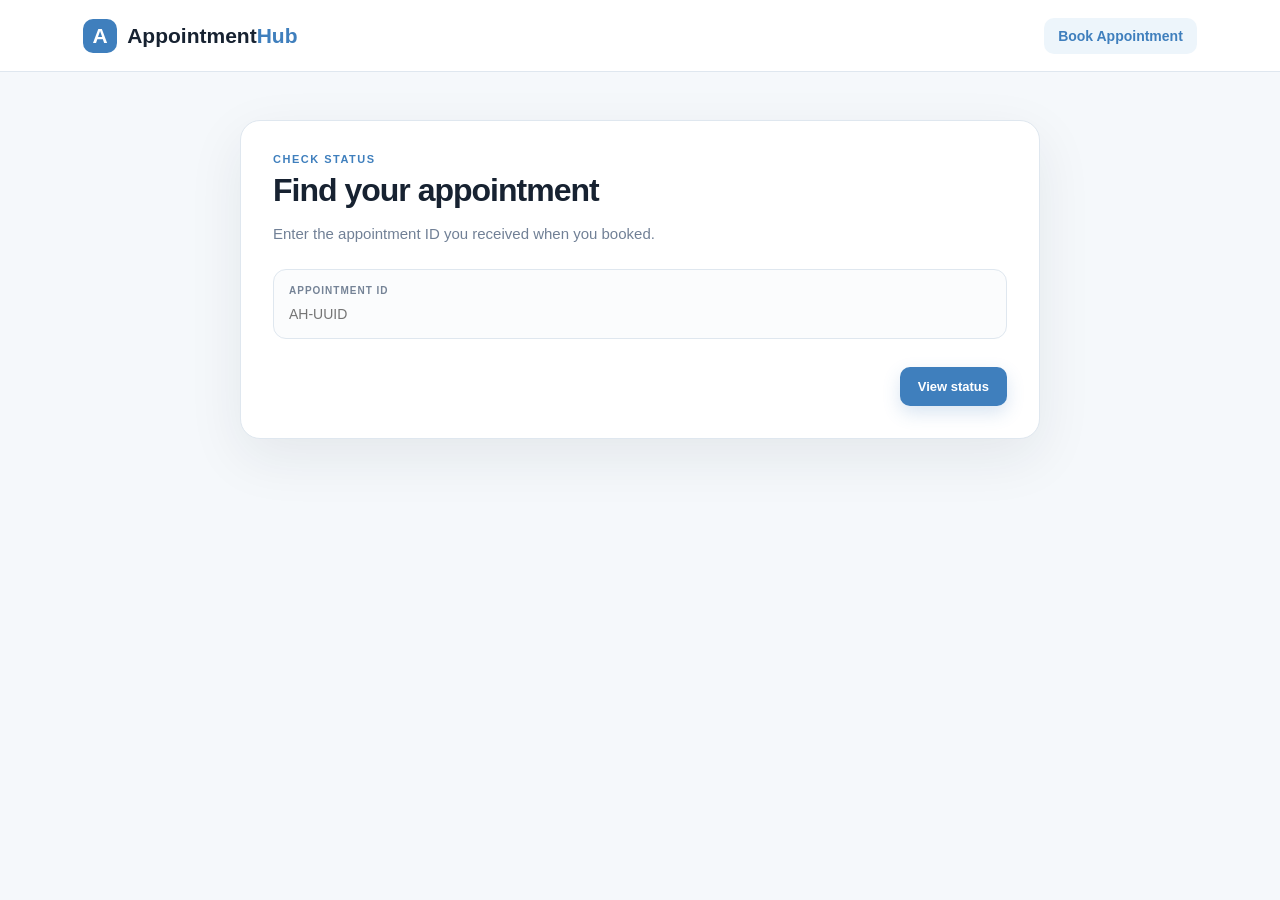
<file: status.html>
<!doctype html><html lang="en"><head><meta charset="UTF-8"><meta name="viewport" content="width=device-width,initial-scale=1"><title>AppointmentHub | Appointment Status</title><link rel="stylesheet" href="style.css"></head><body><header class="navbar"><a class="brand" href="index.html"><span class="brand-mark">A</span><span>Appointment<span class="brand-accent">Hub</span></span></a><nav><a class="nav-link active" href="index.html">Book Appointment</a></nav></header><main class="page narrow-page"><section class="booking-card" id="statusRoot"></section></main><script src="shared.js"></script><script src="status.js"></script></body></html>
</file>
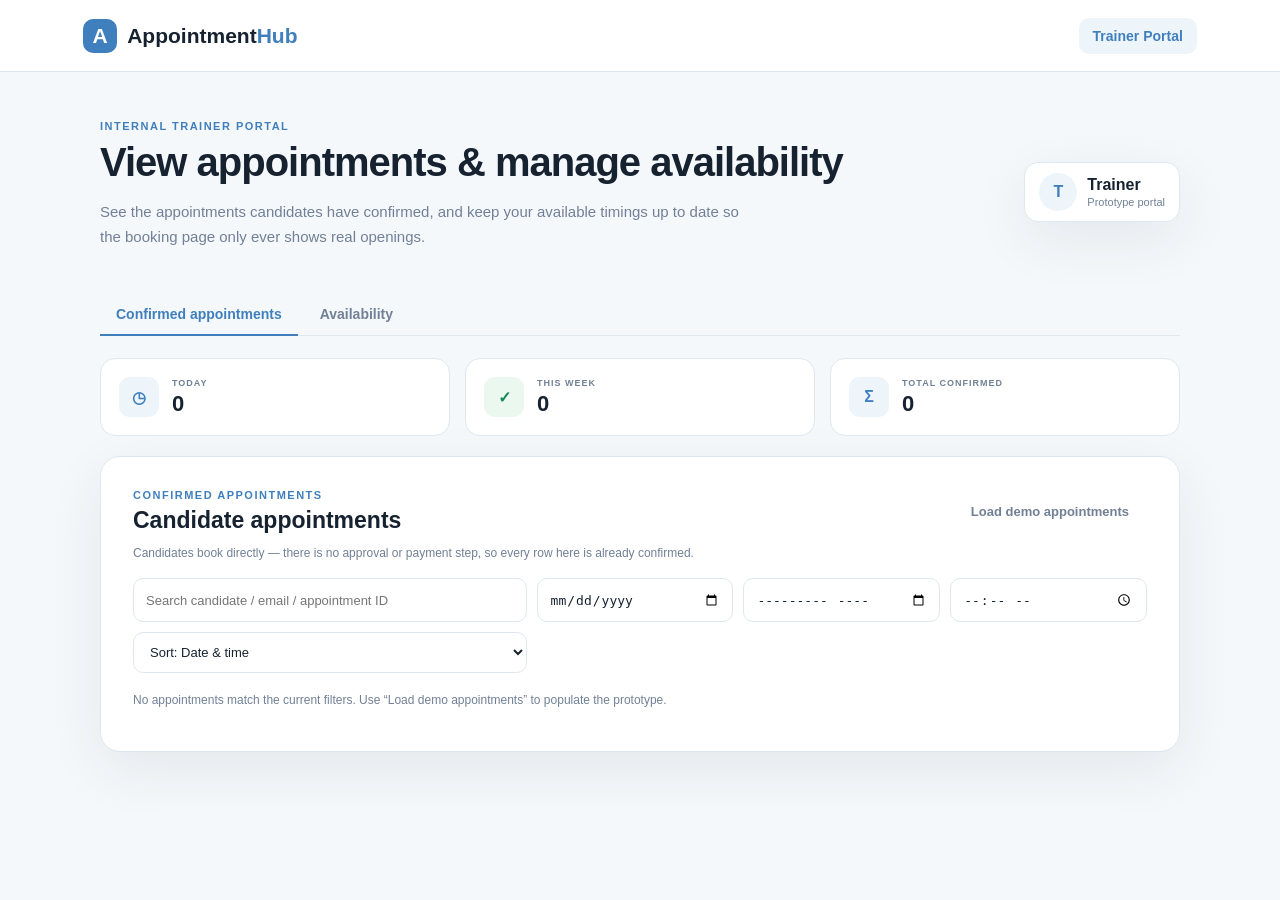
<file: trainer.html>
<!doctype html><html lang="en"><head><meta charset="UTF-8"><meta name="viewport" content="width=device-width,initial-scale=1"><title>AppointmentHub | Trainer Portal</title><link rel="stylesheet" href="style.css"></head><body><header class="navbar"><a class="brand" href="trainer.html"><span class="brand-mark">A</span><span>Appointment<span class="brand-accent">Hub</span></span></a><nav><span class="nav-link active">Trainer Portal</span></nav></header><main class="page"><section class="trainer-hero"><div><div class="eyebrow">INTERNAL TRAINER PORTAL</div><h1>View appointments & manage availability</h1><p class="hero-copy">See the appointments candidates have confirmed, and keep your available timings up to date so the booking page only ever shows real openings.</p></div><div class="profile-chip"><span class="avatar">T</span><div><b>Trainer</b><small>Prototype portal</small></div></div></section><div class="tabs"><button class="tab active" data-tab="Req">Confirmed appointments</button><button class="tab" data-tab="Avail">Availability</button></div><div id="tabReq"><div class="stats"><div class="stat-card"><span class="stat-icon blue">◷</span><div><small>TODAY</small><strong id="cToday">0</strong></div></div><div class="stat-card"><span class="stat-icon green">✓</span><div><small>THIS WEEK</small><strong id="cWeek">0</strong></div></div><div class="stat-card"><span class="stat-icon blue">Σ</span><div><small>TOTAL CONFIRMED</small><strong id="cTotal">0</strong></div></div></div><section class="panel"><div class="panel-head"><div><div class="section-kicker">CONFIRMED APPOINTMENTS</div><h2>Candidate appointments</h2></div><button id="seedBtn" class="text-btn">Load demo appointments</button></div><p class="muted">Candidates book directly — there is no approval or payment step, so every row here is already confirmed.</p><div class="filters"><input id="fSearch" placeholder="Search candidate / email / appointment ID"><input id="fDate" type="date" title="Filter by exact date"><input id="fMonth" type="month" title="Filter by month"><input id="fTime" type="time" title="Filter by time"><select id="fSort"><option value="slot">Sort: Date & time</option><option value="new">Sort: Newest</option></select></div><div id="reqList" class="schedule"></div></section><section id="reqDetail" class="panel hidden"></section></div><div id="tabAvail" class="hidden"><div class="stats"><div class="stat-card"><span class="stat-icon green">✓</span><div><small>AVAILABLE DAYS / WEEK</small><strong id="availableCount">0</strong></div></div><div class="stat-card"><span class="stat-icon red">—</span><div><small>DAYS OFF / WEEK</small><strong id="unavailableCount">0</strong></div></div><div class="stat-card"><span class="stat-icon blue">◷</span><div><small>UPCOMING UNAVAILABLE</small><strong id="leaveCount">0</strong></div></div></div><section class="panel"><div class="panel-head"><div><div class="section-kicker">1 · WEEKLY AVAILABILITY</div><h2>View and modify schedule</h2></div><button id="resetBtn" class="text-btn">Reset demo data</button></div><div id="schedule" class="schedule"></div></section><section class="panel"><div class="section-kicker">2 · SET / MODIFY AVAILABILITY</div><h2>Update a weekly timing</h2><div class="details-form"><div class="field-card"><label for="day">DAY</label><select id="day"></select></div><div class="field-card"><label for="status">STATUS</label><select id="status"><option value="available">Available</option><option value="unavailable">Unavailable</option></select></div><div class="field-card"><label for="start">START TIME</label><input id="start" type="time" value="10:00"></div><div class="field-card"><label for="end">END TIME</label><input id="end" type="time" value="13:00"></div></div><p id="weeklyError" class="form-error hidden"></p><div class="form-actions"><span id="weeklyMsg" class="save-message hidden">✓ Availability updated</span><button id="saveBtn" class="primary-btn">Save changes <span>→</span></button></div></section><section class="panel"><div class="section-kicker">3 · BLOCK SPECIFIC TIME</div><h2>Busy, on leave or holiday</h2><p class="muted">Block a full date or a specific time range so candidates do not see those slots.</p><div class="details-form"><div class="field-card"><label for="leaveDate">DATE</label><input id="leaveDate" type="date"></div><div class="field-card"><label for="leaveReason">REASON</label><select id="leaveReason"><option>Busy</option><option>On leave</option><option>Holiday</option></select></div><div class="field-card"><label for="leaveStart">FROM (optional)</label><input id="leaveStart" type="time"></div><div class="field-card"><label for="leaveEnd">TO (optional)</label><input id="leaveEnd" type="time"></div></div><p id="leaveError" class="form-error hidden"></p><div class="form-actions"><span id="leaveMsg" class="save-message hidden">✓ Marked unavailable</span><button id="leaveBtn" class="primary-btn">Mark unavailable <span>→</span></button></div><div id="leaveList" class="schedule"></div></section></div></main><script src="shared.js"></script><script src="trainer.js"></script><script src="trainer-requests.js"></script></body></html>
</file>
<file: style.css>
*{box-sizing:border-box} :root{--ink:#172231;--muted:#718096;--primary:#3f7fbd;--primary2:#2e679e;--soft:#edf5fb;--line:#dfe7ef;--bg:#f5f8fb;--green:#198754;--greenbg:#eaf8f0;--red:#c94755;--redbg:#fff0f2;--shadow:0 18px 55px rgba(23,34,49,.08)}body{margin:0;background:var(--bg);color:var(--ink);font-family:Inter,Segoe UI,Arial,sans-serif}.navbar{height:72px;background:#fff;border-bottom:1px solid var(--line);padding:0 6.5%;display:flex;align-items:center;justify-content:space-between;position:sticky;top:0;z-index:10}.brand{display:flex;align-items:center;gap:10px;text-decoration:none;color:var(--ink);font-size:21px;font-weight:850}.brand-mark{display:grid;place-items:center;width:34px;height:34px;border-radius:10px;background:var(--primary);color:#fff}.brand-accent{color:var(--primary)}nav{display:flex;gap:6px}.nav-link{color:var(--muted);text-decoration:none;font-size:14px;font-weight:700;padding:10px 14px;border-radius:10px}.nav-link.active,.nav-link:hover{background:var(--soft);color:var(--primary)}.page{width:min(1080px,90%);margin:48px auto 70px}.narrow-page{max-width:800px}.hero,.trainer-hero{display:flex;align-items:center;justify-content:space-between;gap:30px;margin-bottom:30px}.eyebrow,.section-kicker{font-size:11px;letter-spacing:1.5px;font-weight:900;color:var(--primary)}h1{font-size:40px;line-height:1.12;margin:8px 0 13px;letter-spacing:-1px}h1 span{color:var(--primary)}h2{font-size:23px;margin:6px 0 0}h3{margin:0 0 5px;font-size:17px}.hero-copy{color:var(--muted);font-size:15px;line-height:1.65;max-width:650px}.compact{margin-top:5px}.hero-card{background:#fff;border:1px solid var(--line);border-radius:18px;padding:18px 20px;display:flex;align-items:center;gap:13px;box-shadow:var(--shadow);min-width:210px}.hero-icon{width:44px;height:44px;border-radius:13px;background:var(--soft);color:var(--primary);display:grid;place-items:center;font-size:24px}.hero-card strong,.hero-card small{display:block}.hero-card small{color:var(--muted);margin-top:4px}.booking-card,.panel{background:#fff;border:1px solid var(--line);border-radius:20px;box-shadow:var(--shadow);padding:32px}.progress{display:flex;align-items:center;max-width:620px;margin-bottom:38px}.progress-step{display:flex;align-items:center;gap:10px;color:#a2adba}.progress-step span{width:32px;height:32px;border-radius:50%;display:grid;place-items:center;border:1px solid var(--line);font-size:13px;font-weight:900}.progress-step.active,.progress-step.done{color:var(--ink)}.progress-step.active span{background:var(--primary);border-color:var(--primary);color:#fff}.progress-step.done span{background:var(--green);border-color:var(--green);color:#fff}.progress-step b,.progress-step small{display:block}.progress-step b{font-size:13px}.progress-step small{font-size:11px;color:var(--muted);margin-top:2px}.progress-line{height:1px;background:var(--line);width:70px;margin:0 16px}.active-line{background:#a8c8e4}.section-head,.slots-head,.panel-head{display:flex;justify-content:space-between;align-items:flex-start;gap:20px}.live-status{background:var(--greenbg);color:var(--green);padding:8px 12px;border-radius:30px;font-size:12px;font-weight:800}.live-status i{display:inline-block;width:7px;height:7px;background:var(--green);border-radius:50%;margin-right:5px}.selection-grid{display:grid;grid-template-columns:1fr 1fr;gap:18px;margin-top:26px}.field-card{background:#fbfcfd;border:1px solid var(--line);border-radius:13px;padding:15px}.field-card label{display:block;font-size:10px;letter-spacing:1px;font-weight:900;color:#758396;margin-bottom:9px}.field-card input,.field-card select{width:100%;border:0;background:transparent;outline:0;font-size:15px;color:var(--ink);padding:0}.input-wrap{display:flex;align-items:center;gap:9px}.input-wrap span{color:var(--primary)}.duration-group{display:flex;gap:8px}.duration{flex:1;padding:10px;border:1px solid var(--line);background:#fff;border-radius:9px;font-weight:800;color:var(--muted);cursor:pointer}.duration.active{background:var(--primary);color:#fff;border-color:var(--primary)}.slots-head{margin-top:32px;align-items:center}.slots-head p{margin:4px 0 0;color:var(--muted);font-size:13px}.timezone{font-size:11px;color:var(--muted);background:#f2f5f8;padding:7px 10px;border-radius:8px}.slot-grid{display:grid;grid-template-columns:repeat(4,1fr);gap:10px;margin-top:16px}.slot{padding:13px;border:1px solid var(--line);background:#fff;border-radius:10px;color:var(--ink);font-weight:800;cursor:pointer;transition:.15s}.slot:hover,.slot.selected{border-color:var(--primary);background:var(--soft);color:var(--primary);transform:translateY(-1px)}.empty-state{text-align:center;padding:30px;background:#f8fafc;border:1px dashed var(--line);border-radius:13px;color:var(--muted)}.empty-state div{font-size:25px;margin-bottom:7px}.empty-state b{color:var(--ink)}.empty-state p{margin:6px 0 0;font-size:13px}.card-footer,.form-actions{display:flex;align-items:center;justify-content:space-between;gap:20px;margin-top:28px}.privacy-note,.muted{color:var(--muted);font-size:12px}.primary-btn,.secondary-btn,.text-btn,.edit-btn{border-radius:10px;padding:12px 18px;font-weight:850;font-size:13px;cursor:pointer;text-decoration:none;display:inline-flex;align-items:center;gap:9px}.primary-btn{border:0;background:var(--primary);color:#fff;box-shadow:0 7px 18px rgba(63,127,189,.2)}.primary-btn:hover{background:var(--primary2)}.primary-btn:disabled{opacity:.45;cursor:not-allowed;box-shadow:none}.secondary-btn{border:1px solid var(--line);background:#fff;color:var(--ink)}.text-btn{border:0;background:transparent;color:var(--muted)}.edit-btn{border:1px solid var(--line);background:#fff;color:var(--ink);padding:8px 12px}.prototype-note{text-align:center;color:#98a4b2;font-size:11px;margin-top:22px}.page-title{font-size:32px}.appointment-summary{margin:24px 0;border:1px solid var(--line);border-radius:15px;overflow:hidden;background:#fbfcfd}.summary-top{display:flex;align-items:center;gap:13px;padding:18px;border-bottom:1px solid var(--line)}.summary-icon{width:40px;height:40px;display:grid;place-items:center;background:var(--soft);color:var(--primary);border-radius:11px;font-weight:900}.summary-top small,.summary-grid small{display:block;color:var(--muted);font-size:9px;letter-spacing:1px;font-weight:900}.summary-top strong{display:block;margin-top:3px}.summary-grid{display:grid;grid-template-columns:1fr 1fr}.summary-grid>div{padding:16px 18px;border-right:1px solid var(--line);border-bottom:1px solid var(--line)}.summary-grid>div:nth-child(2n){border-right:0}.summary-grid b{display:block;margin-top:5px;font-size:14px}.details-form{display:grid;grid-template-columns:1fr 1fr;gap:15px;margin-top:22px}.details-form .full{grid-column:1/-1}.details-form input,.details-form select{width:100%;border:0;background:transparent;outline:0;font-size:14px;color:var(--ink)}.success-icon{width:72px;height:72px;border-radius:50%;background:var(--greenbg);color:var(--green);display:grid;place-items:center;font-size:36px;font-weight:900;margin:10px auto 20px}.confirmation{text-align:center;padding:20px 10px}.confirmation .appointment-summary{text-align:left}.link-btn{margin-top:15px}.profile-chip{background:#fff;border:1px solid var(--line);padding:10px 14px;border-radius:14px;display:flex;align-items:center;gap:10px;box-shadow:var(--shadow)}.avatar{width:38px;height:38px;border-radius:50%;background:var(--soft);color:var(--primary);display:grid;place-items:center;font-weight:900}.profile-chip b,.profile-chip small{display:block}.profile-chip small{font-size:11px;color:var(--muted);margin-top:2px}.stats{display:grid;grid-template-columns:repeat(3,1fr);gap:15px;margin-bottom:20px}.stat-card{background:#fff;border:1px solid var(--line);border-radius:15px;padding:18px;display:flex;align-items:center;gap:13px}.stat-icon{width:40px;height:40px;border-radius:11px;display:grid;place-items:center;font-weight:900}.stat-icon.blue{background:var(--soft);color:var(--primary)}.stat-icon.green{background:var(--greenbg);color:var(--green)}.stat-icon.red{background:var(--redbg);color:var(--red)}.stat-card small,.stat-card strong{display:block}.stat-card small{font-size:9px;letter-spacing:1px;color:var(--muted);font-weight:900}.stat-card strong{font-size:22px;margin-top:3px}.panel{margin-bottom:20px}.panel-head{align-items:center}.schedule{margin-top:20px}.schedule-row{display:grid;grid-template-columns:1.2fr 1.8fr 1fr auto;align-items:center;gap:15px;padding:15px 4px;border-top:1px solid var(--line)}.day-block{display:flex;align-items:center;gap:9px}.day-dot{width:8px;height:8px;border-radius:50%}.day-dot.available{background:var(--green)}.day-dot.unavailable{background:#d5dbe2}.time-block{color:var(--muted);font-size:13px}.status{width:max-content;padding:6px 9px;border-radius:20px;font-size:10px;font-weight:900}.status.available{background:var(--greenbg);color:var(--green)}.status.unavailable{background:var(--redbg);color:var(--red)}.save-message{color:var(--green);background:var(--greenbg);padding:9px 12px;border-radius:9px;font-size:12px;font-weight:800}.hidden{display:none!important}@media(max-width:760px){.navbar{padding:0 4%}.nav-link{font-size:12px;padding:8px}.page{margin-top:30px}.hero,.trainer-hero{display:block}.hero-card,.profile-chip{margin-top:18px;width:max-content}.selection-grid,.details-form,.stats{grid-template-columns:1fr}.details-form .full{grid-column:auto}.slot-grid{grid-template-columns:repeat(2,1fr)}.schedule-row{grid-template-columns:1fr;gap:7px}.card-footer,.form-actions{align-items:stretch;flex-direction:column}.primary-btn,.secondary-btn{justify-content:center;width:100%}.progress-line{width:30px;margin:0 8px}h1{font-size:32px}}
/* ---- additions: slot states, errors, status pill ---- */
.slot small{display:block;font-size:10px;font-weight:700;margin-top:2px}
.slot:disabled{cursor:not-allowed;transform:none}
.slot.booked{background:#f2f5f8;color:#a2adba;border-style:dashed}
.slot.unavailable{background:var(--redbg);color:var(--red);border-color:#f5ccd1}
.slot.booked:hover,.slot.unavailable:hover{transform:none}
.slot.booked:hover{border-color:var(--line);background:#f2f5f8;color:#a2adba}
.slot.unavailable:hover{border-color:#f5ccd1;background:var(--redbg);color:var(--red)}
.live-status.none{background:var(--redbg);color:var(--red)}
.form-error{color:var(--red);background:var(--redbg);padding:10px 13px;border-radius:9px;font-size:13px;font-weight:700;margin:16px 0 0}
.field-card input:disabled{opacity:.4}
.field-card input:focus,.field-card select:focus{color:var(--primary)}
.field-card:focus-within{border-color:var(--primary);box-shadow:0 0 0 3px rgba(63,127,189,.12)}
.schedule-row{grid-template-columns:1.4fr 1.6fr 1fr auto}

/* ---- request workflow ---- */
.tabs{display:flex;gap:6px;margin-bottom:22px;border-bottom:1px solid var(--line)}
.tab{border:0;background:none;padding:12px 16px;font-weight:800;font-size:14px;color:var(--muted);cursor:pointer;border-bottom:2px solid transparent;margin-bottom:-1px}
.tab.active{color:var(--primary);border-color:var(--primary)}
.filters{display:grid;grid-template-columns:2fr 1fr 1fr 1fr;gap:10px;margin-top:18px}
.filters input,.filters select{padding:11px 12px;border:1px solid var(--line);border-radius:10px;font-size:13px;background:#fff;color:var(--ink)}
.req-row{display:grid;grid-template-columns:1.6fr 1.3fr .9fr 1.3fr auto;gap:14px;align-items:center;padding:14px 4px;border-top:1px solid var(--line)}
.req-row small{display:block;color:var(--muted);font-size:12px;margin-top:2px}
.badge{width:max-content;padding:5px 10px;border-radius:20px;font-size:11px;font-weight:900}
.badge.high{background:var(--greenbg);color:var(--green)}.badge.medium{background:#fff7e0;color:#a06a00}.badge.low{background:var(--redbg);color:var(--red)}.badge.none{background:#f2f5f8;color:var(--muted)}
.status.pending{background:#fff7e0;color:#a06a00}.status.accepted{background:var(--soft);color:var(--primary)}
.detail-grid{display:grid;grid-template-columns:repeat(3,1fr);gap:12px;margin:18px 0}
.detail-grid div{background:#fbfcfd;border:1px solid var(--line);border-radius:12px;padding:13px}
.detail-grid small{display:block;font-size:9px;letter-spacing:1px;font-weight:900;color:var(--muted)}
.detail-grid b{display:block;margin-top:5px;font-size:14px;word-break:break-word}
.warn{background:#fff7e0;color:#8a5a00;border-radius:10px;padding:11px 14px;font-size:13px;font-weight:700;margin-top:6px}
.btn-row{display:flex;gap:10px;justify-content:flex-end;margin-top:18px}
.danger-btn{border:1px solid #f0c3c9;background:var(--redbg);color:var(--red);border-radius:10px;padding:12px 18px;font-weight:850;font-size:13px;cursor:pointer}
.tracker{list-style:none;margin:24px 0;padding:0}
.tracker li{display:flex;gap:12px;align-items:center;padding:9px 0;color:#a2adba;font-weight:700;font-size:14px}
.tracker li i{width:26px;height:26px;border-radius:50%;border:1px solid var(--line);display:grid;place-items:center;font-style:normal;font-size:12px}
.tracker li.done{color:var(--ink)}.tracker li.done i{background:var(--green);border-color:var(--green);color:#fff}
.tracker li.active{color:var(--primary)}.tracker li.active i{background:var(--primary);border-color:var(--primary);color:#fff}
.notice{background:var(--soft);border:1px solid #cfe2f3;color:var(--primary2);border-radius:12px;padding:14px 16px;font-size:13px;margin:16px 0}
.demo-tag{font-size:11px;color:#8a5a00;background:#fff7e0;border-radius:8px;padding:8px 10px;margin:14px 0 0;display:block}
@media(max-width:760px){.filters,.detail-grid{grid-template-columns:1fr}.req-row{grid-template-columns:1fr;gap:6px}}
.status.confirmed{background:var(--greenbg);color:var(--green)}
.status.rejected{background:var(--redbg);color:var(--red)}
.slot.requested{background:#fff7e0;color:#8a5a00;border-color:#efd48a}
.slot.booked{background:#f3f4f6;color:#7b8794;border-color:#dfe3e8}

/* ---- required-field indicator (red asterisk), added per sir's feedback ---- */
.required-mark{color:var(--red);margin-left:3px;font-weight:900}
</file>
<file: _backup_original/style.css>
/* Simple, User-Friendly Marketing Tracker Styles */
:root {
  --primary: #2563eb;
  --primary-hover: #1d4ed8;
  --primary-light: #eff6ff;
  --text-main: #0f172a;
  --text-muted: #64748b;
  --border: #e2e8f0;
  --bg-page: #f8fafc;
  --bg-card: #ffffff;
  --came-color: #0284c7;
  --came-bg: #f0f9ff;
  --form-color: #d97706;
  --form-bg: #fffbeb;
  --quiz-color: #16a34a;
  --quiz-bg: #f0fdf4;
  --radius: 10px;
}

* {
  box-sizing: border-box;
  margin: 0;
  padding: 0;
}

body {
  font-family: -apple-system, BlinkMacSystemFont, "Segoe UI", Roboto, Helvetica, Arial, sans-serif;
  background: var(--bg-page);
  color: var(--text-main);
  line-height: 1.5;
  padding: 30px 20px;
}

.container {
  max-width: 1040px;
  margin: 0 auto;
}

/* Header */
.header {
  display: flex;
  justify-content: space-between;
  align-items: center;
  margin-bottom: 24px;
  flex-wrap: wrap;
  gap: 16px;
}

.header h1 {
  font-size: 1.6rem;
  font-weight: 700;
  letter-spacing: -0.02em;
}

.header p {
  color: var(--text-muted);
  font-size: 0.92rem;
  margin-top: 2px;
}

.header-actions {
  display: flex;
  gap: 10px;
}

/* Buttons */
.btn {
  display: inline-flex;
  align-items: center;
  justify-content: center;
  gap: 6px;
  padding: 9px 18px;
  border-radius: 8px;
  font-size: 0.9rem;
  font-weight: 600;
  cursor: pointer;
  border: 1px solid transparent;
  transition: all 0.15s ease;
  text-decoration: none;
}

.btn-primary {
  background: var(--primary);
  color: #ffffff;
}

.btn-primary:hover {
  background: var(--primary-hover);
}

.btn-outline {
  background: #ffffff;
  border-color: var(--border);
  color: var(--text-main);
}

.btn-outline:hover {
  background: #f1f5f9;
}

.btn-sm {
  padding: 5px 10px;
  font-size: 0.8rem;
  border-radius: 6px;
}

.btn-danger {
  color: #dc2626;
  background: #fef2f2;
  border-color: #fecaca;
}

.btn-danger:hover {
  background: #fee2e2;
}

/* 3 Main Metric Cards */
.metrics-grid {
  display: grid;
  grid-template-columns: repeat(3, 1fr);
  gap: 16px;
  margin-bottom: 24px;
}

.metric-card {
  background: var(--bg-card);
  border: 1px solid var(--border);
  border-radius: var(--radius);
  padding: 20px;
  box-shadow: 0 1px 3px rgba(0,0,0,0.04);
}

.metric-card.came { border-top: 4px solid var(--came-color); }
.metric-card.form { border-top: 4px solid var(--form-color); }
.metric-card.quiz { border-top: 4px solid var(--quiz-color); }

.metric-label {
  font-size: 0.82rem;
  font-weight: 700;
  text-transform: uppercase;
  color: var(--text-muted);
  letter-spacing: 0.5px;
}

.metric-value {
  font-size: 2.2rem;
  font-weight: 800;
  margin: 6px 0;
  color: var(--text-main);
}

.metric-card.came .metric-value { color: var(--came-color); }
.metric-card.form .metric-value { color: var(--form-color); }
.metric-card.quiz .metric-value { color: var(--quiz-color); }

.metric-sub {
  font-size: 0.82rem;
  color: var(--text-muted);
}

/* Controls / Filter Bar */
.controls-bar {
  background: var(--bg-card);
  border: 1px solid var(--border);
  border-radius: var(--radius);
  padding: 14px 18px;
  display: flex;
  justify-content: space-between;
  align-items: center;
  flex-wrap: wrap;
  gap: 14px;
  margin-bottom: 24px;
  box-shadow: 0 1px 3px rgba(0,0,0,0.03);
}

.control-group {
  display: flex;
  align-items: center;
  gap: 10px;
}

.toggle-group {
  display: flex;
  background: var(--bg-page);
  padding: 3px;
  border-radius: 8px;
  border: 1px solid var(--border);
}

.toggle-btn {
  background: none;
  border: none;
  padding: 6px 16px;
  border-radius: 6px;
  font-size: 0.86rem;
  font-weight: 600;
  color: var(--text-muted);
  cursor: pointer;
}

.toggle-btn.active {
  background: #ffffff;
  color: var(--primary);
  box-shadow: 0 1px 2px rgba(0,0,0,0.06);
}

select.filter-input {
  padding: 7px 12px;
  border: 1px solid var(--border);
  border-radius: 6px;
  background: #ffffff;
  font-size: 0.86rem;
  color: var(--text-main);
  outline: none;
  cursor: pointer;
}

/* Section Card */
.section-card {
  background: var(--bg-card);
  border: 1px solid var(--border);
  border-radius: var(--radius);
  padding: 22px;
  margin-bottom: 24px;
  box-shadow: 0 1px 3px rgba(0,0,0,0.04);
}

.section-title {
  font-size: 1.05rem;
  font-weight: 700;
  margin-bottom: 14px;
  display: flex;
  justify-content: space-between;
  align-items: center;
}

/* Simple Clean Table */
table.simple-table {
  width: 100%;
  border-collapse: collapse;
  text-align: left;
  font-size: 0.9rem;
}

table.simple-table th {
  padding: 10px 14px;
  background: #f8fafc;
  color: var(--text-muted);
  font-size: 0.78rem;
  font-weight: 700;
  text-transform: uppercase;
  letter-spacing: 0.5px;
  border-bottom: 1px solid var(--border);
}

table.simple-table td {
  padding: 12px 14px;
  border-bottom: 1px solid var(--border);
  vertical-align: middle;
}

table.simple-table tr:last-child td {
  border-bottom: none;
}

/* Badges */
.badge {
  display: inline-block;
  padding: 3px 9px;
  border-radius: 12px;
  font-size: 0.78rem;
  font-weight: 700;
}

.badge.came { background: var(--came-bg); color: var(--came-color); }
.badge.form { background: var(--form-bg); color: var(--form-color); }
.badge.quiz { background: var(--quiz-bg); color: var(--quiz-color); }
.badge.source { background: #f1f5f9; color: var(--text-muted); }

/* Empty State */
.empty-box {
  text-align: center;
  padding: 36px 20px;
  color: var(--text-muted);
}

.empty-box span {
  font-size: 2rem;
  display: block;
  margin-bottom: 8px;
}

/* Modal Popup */
.modal-overlay {
  position: fixed;
  top: 0;
  left: 0;
  right: 0;
  bottom: 0;
  background: rgba(15, 23, 42, 0.4);
  display: none;
  align-items: center;
  justify-content: center;
  z-index: 100;
  padding: 20px;
}

.modal-box {
  background: #ffffff;
  border-radius: 12px;
  width: 100%;
  max-width: 440px;
  padding: 24px;
  box-shadow: 0 10px 25px rgba(0,0,0,0.12);
}

.modal-header {
  display: flex;
  justify-content: space-between;
  align-items: center;
  margin-bottom: 16px;
}

.modal-header h3 {
  font-size: 1.15rem;
  font-weight: 700;
}

.close-btn {
  background: none;
  border: none;
  font-size: 1.3rem;
  color: var(--text-muted);
  cursor: pointer;
}

.form-group {
  margin-bottom: 14px;
}

.form-group label {
  display: block;
  font-size: 0.8rem;
  font-weight: 700;
  color: var(--text-muted);
  margin-bottom: 5px;
  text-transform: uppercase;
}

.form-group input, .form-group select {
  width: 100%;
  padding: 9px 12px;
  border: 1px solid var(--border);
  border-radius: 7px;
  font-size: 0.92rem;
  outline: none;
}

.form-group input:focus, .form-group select:focus {
  border-color: var(--primary);
}

@media (max-width: 720px) {
  .metrics-grid {
    grid-template-columns: 1fr;
  }
  .controls-bar {
    flex-direction: column;
    align-items: stretch;
  }
}
</file>
